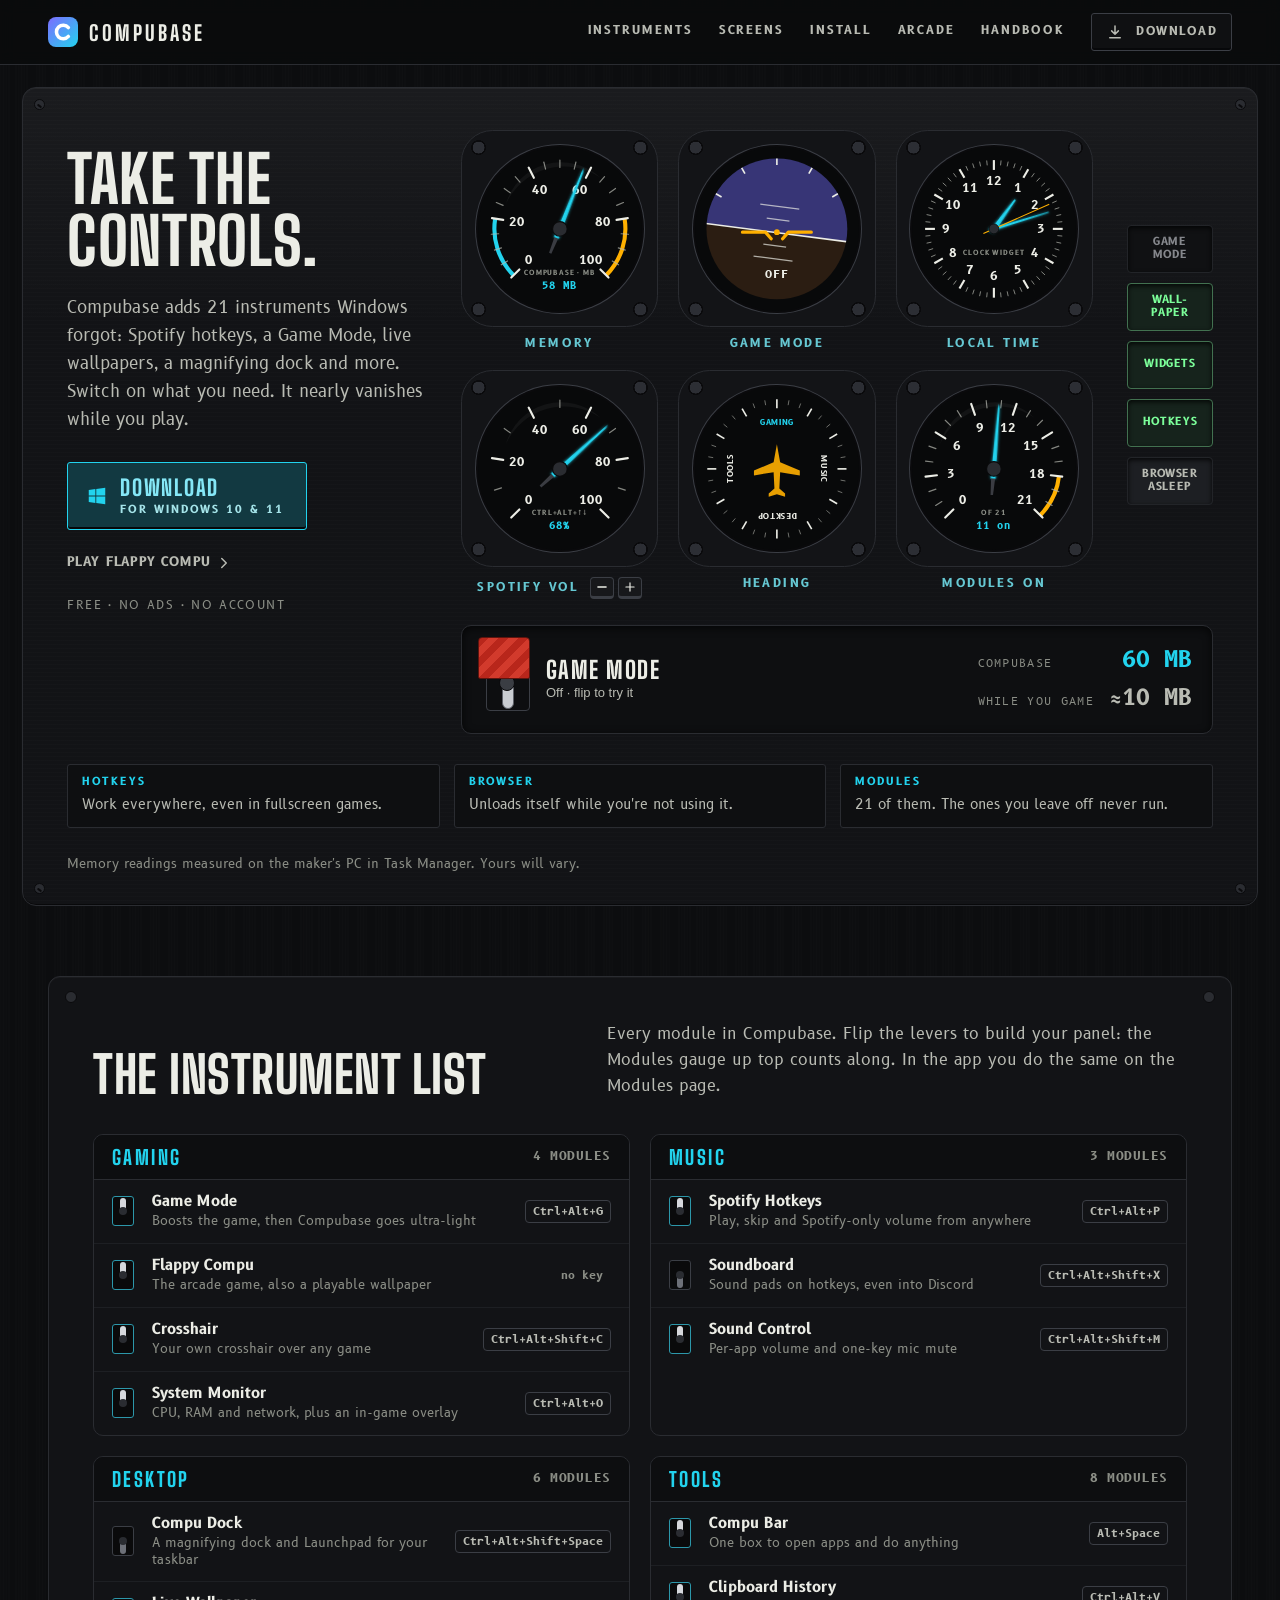
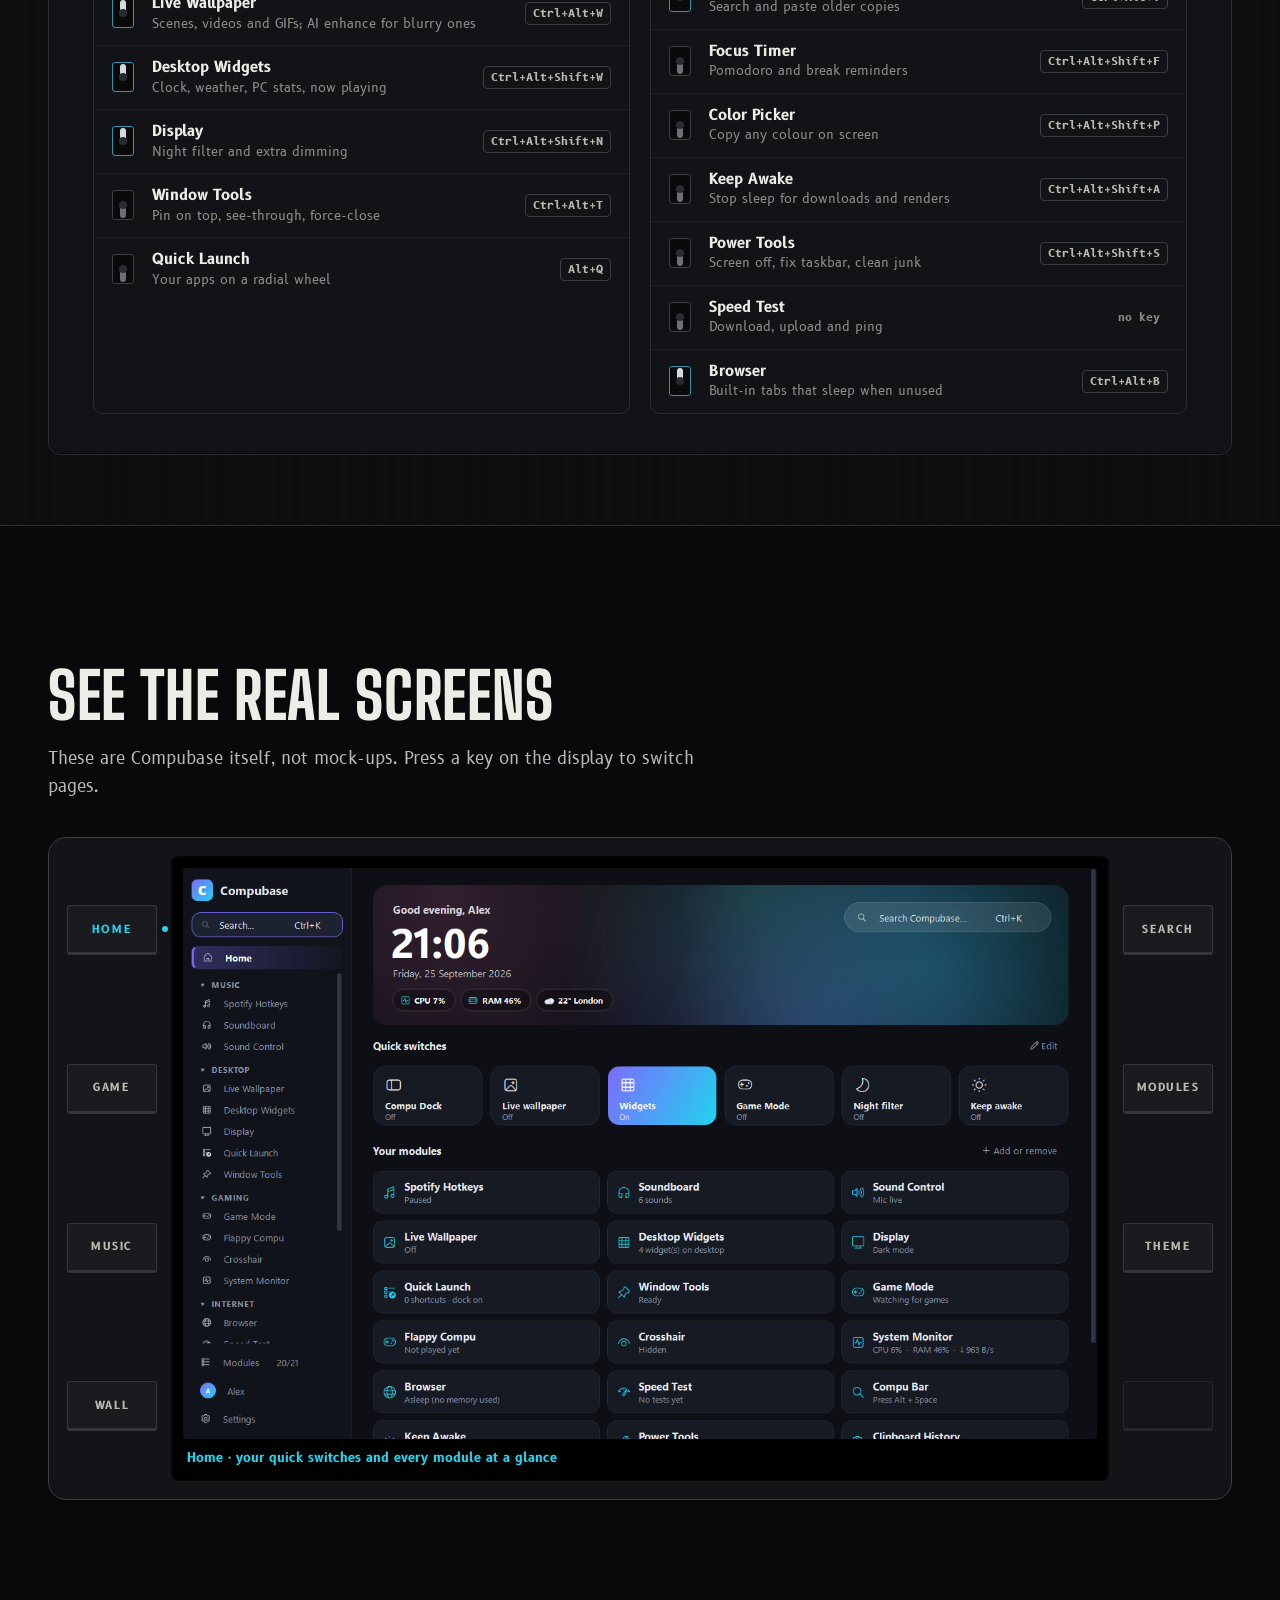
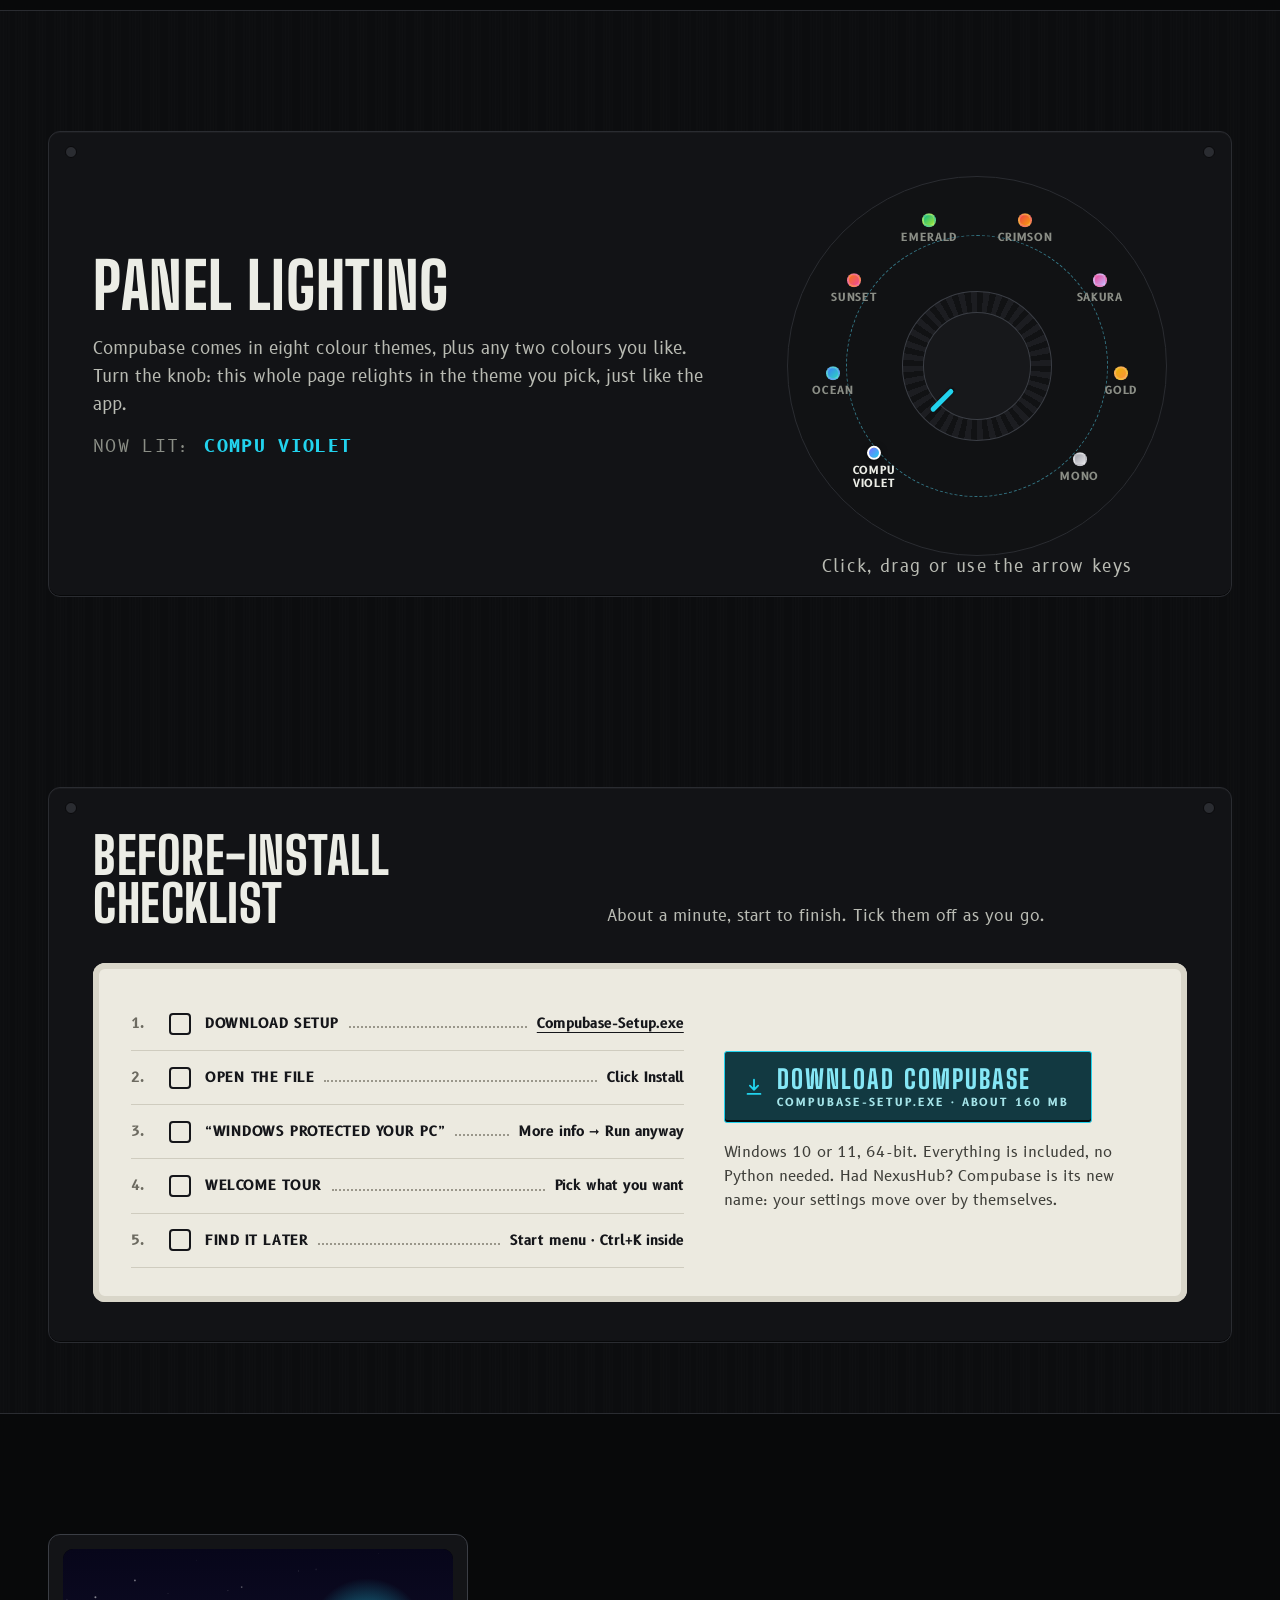
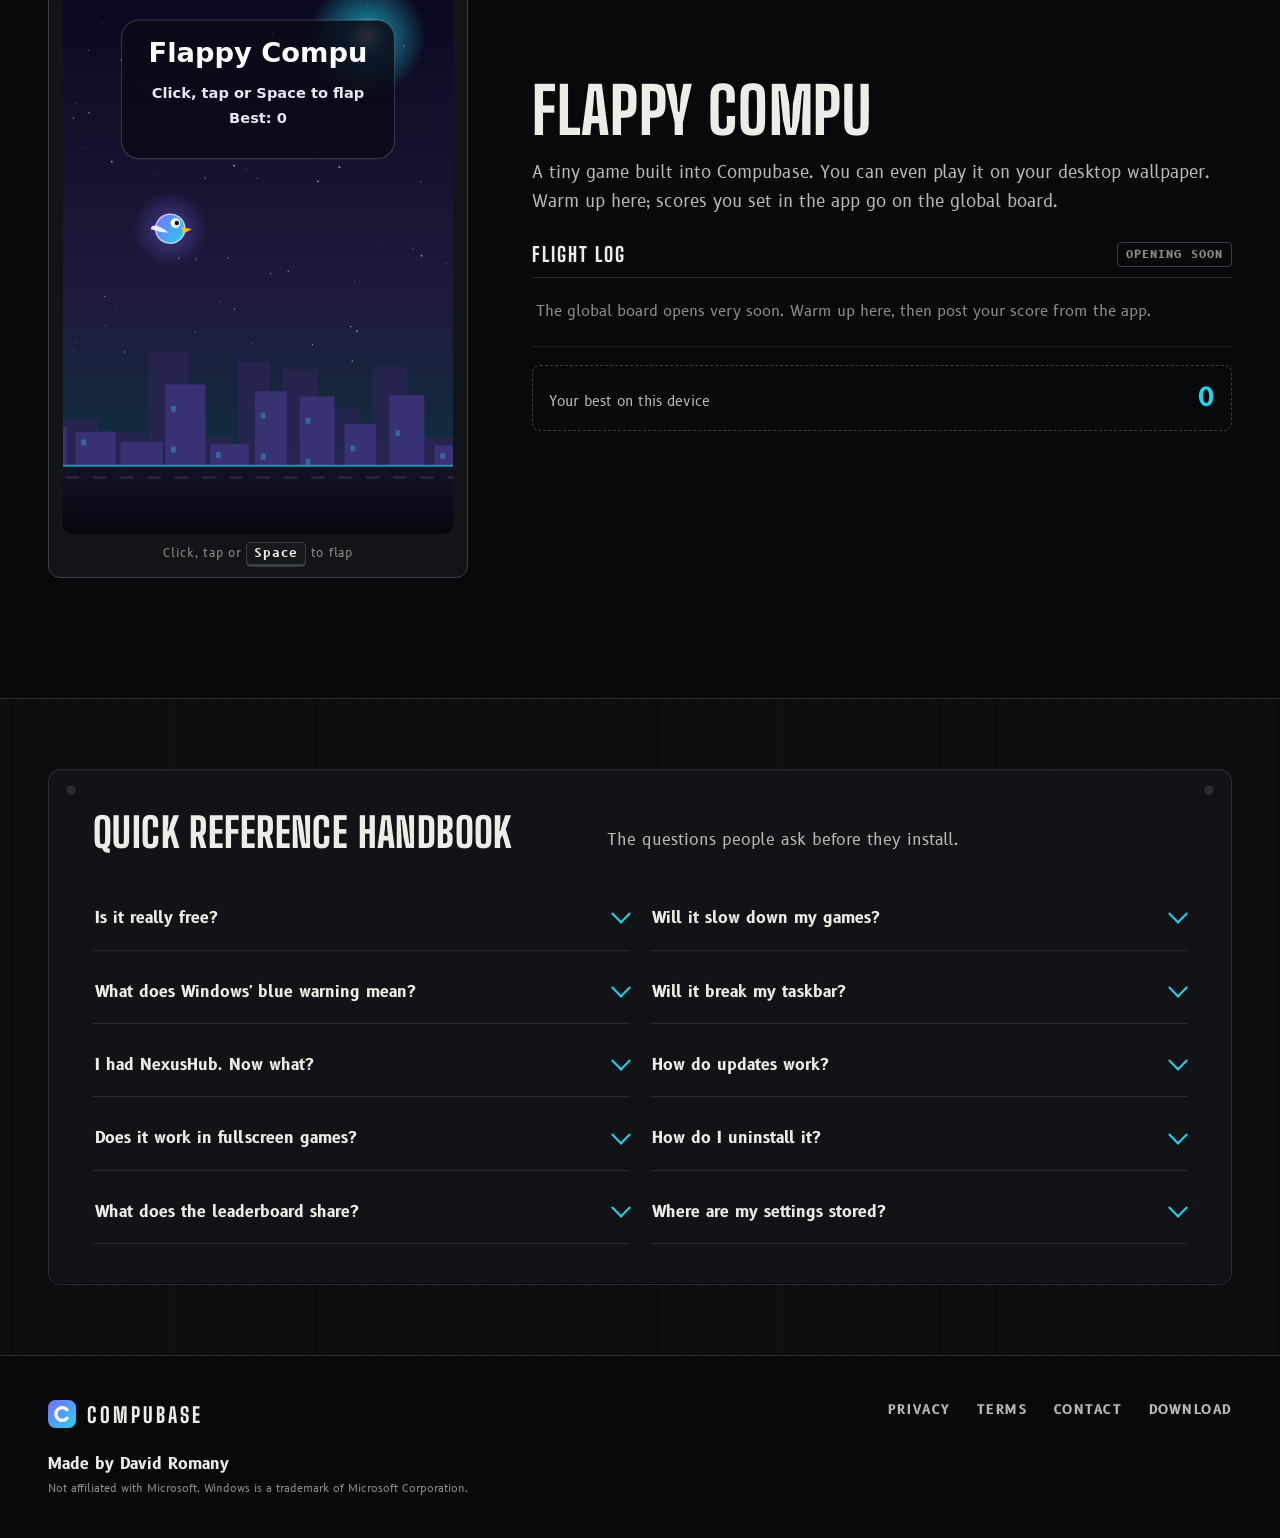
<file: docs/index.html>
<!doctype html>
<html lang="en">
<head>
  <meta charset="utf-8">
  <meta name="viewport" content="width=device-width, initial-scale=1">
  <title>Compubase: take the controls of your PC</title>
  <meta name="description" content="Compubase is a free Windows app with 21 instruments Windows forgot: Spotify hotkeys, a Game Mode that drops to about 10 MB, live wallpapers, a magnifying dock and more.">
  <meta name="theme-color" content="#0b0c0e">
  <meta property="og:title" content="Compubase: take the controls of your PC">
  <meta property="og:description" content="Spotify hotkeys, an ultra-light Game Mode, live wallpapers and 18 more tools for Windows 10 and 11. Free.">
  <meta property="og:image" content="assets/home.png">
  <meta property="og:type" content="website">
  <meta name="twitter:card" content="summary_large_image">
  <link rel="icon" href="assets/logo.svg" type="image/svg+xml">
  <link rel="preconnect" href="https://fonts.googleapis.com">
  <link rel="preconnect" href="https://fonts.gstatic.com" crossorigin>
  <link href="https://fonts.googleapis.com/css2?family=B612:wght@400;700&family=B612+Mono:wght@400;700&family=Big+Shoulders+Display:wght@600;700;800&display=swap" rel="stylesheet">
  <link rel="stylesheet" href="style.css">
</head>
<body>
<svg width="0" height="0" style="position:absolute" aria-hidden="true">
  <defs>
    <symbol id="i-win" viewBox="0 0 24 24"><path fill="currentColor" d="M3 5.4 10.2 4.4v7.1H3zM11.2 4.3 21 3v8.5h-9.8zM3 12.5h7.2v7.1L3 18.6zM11.2 12.5H21V21l-9.8-1.3z"/></symbol>
    <symbol id="i-down" viewBox="0 0 24 24"><path fill="none" stroke="currentColor" stroke-width="2" stroke-linecap="round" stroke-linejoin="round" d="M12 4v11m0 0-4.5-4.5M12 15l4.5-4.5M5 19.5h14"/></symbol>
    <symbol id="i-chev" viewBox="0 0 24 24"><path fill="none" stroke="currentColor" stroke-width="2" stroke-linecap="round" stroke-linejoin="round" d="m9 6 6 6-6 6"/></symbol>
    <symbol id="i-check" viewBox="0 0 24 24"><path fill="none" stroke="currentColor" stroke-width="2.4" stroke-linecap="round" stroke-linejoin="round" d="m5 12.5 4.5 4.5L19 7.5"/></symbol>
    <symbol id="i-minus" viewBox="0 0 24 24"><path fill="none" stroke="currentColor" stroke-width="2.4" stroke-linecap="round" d="M5 12h14"/></symbol>
    <symbol id="i-plus" viewBox="0 0 24 24"><path fill="none" stroke="currentColor" stroke-width="2" stroke-linecap="round" d="M12 5v14M5 12h14"/></symbol>
  </defs>
</svg>

<header class="bar">
  <div class="bar-in">
    <a class="brand" href="#top" aria-label="Compubase home"><img src="assets/logo.svg" alt="" width="30" height="30"><span>Compubase</span></a>
    <nav class="nav" id="nav">
      <a href="#instruments">Instruments</a>
      <a href="#display">Screens</a>
      <a href="#checklist">Install</a>
      <a href="#arcade">Arcade</a>
      <a href="#faq">Handbook</a>
    </nav>
    <a class="placard small" data-download href="#checklist"><svg class="ic"><use href="#i-down"/></svg>Download</a>
    <button class="menu" id="menu" aria-label="Open menu" aria-expanded="false"><span></span><span></span></button>
  </div>
</header>

<main id="top">

  <!-- ============ PANEL (first viewport) ============ -->
  <section class="panel" aria-label="Compubase instrument panel">
    <div class="screw s-tl"></div><div class="screw s-tr"></div><div class="screw s-bl"></div><div class="screw s-br"></div>
    <div class="panel-in">
      <div class="pitch">
        <h1>Take the<br>controls.</h1>
        <p class="lede">Compubase adds 21 instruments Windows forgot: Spotify hotkeys, a Game Mode, live wallpapers,
          a magnifying dock and more. Switch on what you need. It nearly vanishes while you play.</p>
        <div class="actions">
          <a class="placard lit" data-download href="#checklist"><svg class="ic"><use href="#i-win"/></svg><span class="legend"><b>Download</b><small>For Windows 10 &amp; 11</small></span></a>
          <a class="textlink" href="#arcade">Play Flappy Compu<svg class="ic"><use href="#i-chev"/></svg></a>
        </div>
        <p class="fine-print">Free · no ads · no account</p>
      </div>

      <div class="six" id="six">
        <figure class="gauge" data-gauge="memory"><div class="bezel"><svg viewBox="0 0 200 200"></svg></div><figcaption>Memory</figcaption></figure>
        <figure class="gauge" data-gauge="horizon"><div class="bezel"><svg viewBox="0 0 200 200"></svg></div><figcaption>Game Mode</figcaption></figure>
        <figure class="gauge" data-gauge="clock"><div class="bezel"><svg viewBox="0 0 200 200"></svg></div><figcaption>Local time</figcaption></figure>
        <figure class="gauge" data-gauge="volume"><div class="bezel"><svg viewBox="0 0 200 200"></svg></div>
          <figcaption>Spotify vol
            <span class="keys"><button type="button" data-vol="-1" aria-label="Spotify volume down (Ctrl+Alt+Down)"><svg class="ic" style="width:14px;height:14px"><use href="#i-minus"/></svg></button><button type="button" data-vol="1" aria-label="Spotify volume up (Ctrl+Alt+Up)"><svg class="ic" style="width:14px;height:14px"><use href="#i-plus"/></svg></button></span>
          </figcaption></figure>
        <figure class="gauge" data-gauge="heading"><div class="bezel"><svg viewBox="0 0 200 200"></svg></div><figcaption>Heading</figcaption></figure>
        <figure class="gauge" data-gauge="modules"><div class="bezel"><svg viewBox="0 0 200 200"></svg></div><figcaption>Modules on</figcaption></figure>
      </div>

      <aside class="annun" aria-label="Status lamps">
        <span class="lamp" data-lamp="game">Game<br>mode</span>
        <span class="lamp on green" data-lamp="wall">Wall-<br>paper</span>
        <span class="lamp on green" data-lamp="widgets">Widgets</span>
        <span class="lamp on green" data-lamp="hotkeys">Hotkeys</span>
        <span class="lamp on dim" data-lamp="browser">Browser<br>asleep</span>
      </aside>

      <div class="switch-row">
        <button class="guard" id="gm" type="button" role="switch" aria-checked="false">
          <span class="guard-cover" aria-hidden="true"></span>
          <span class="toggle" aria-hidden="true"><span class="lever"></span></span>
          <span class="guard-label"><b>Game Mode</b><span id="gm-state">Off · flip to try it</span></span>
        </button>
        <div class="readout" aria-live="polite"><span class="ro-k">Compubase</span><span class="ro-v" id="ro-mem">60 MB</span><span class="ro-k">while you game</span><span class="ro-v dim" id="ro-game">≈10 MB</span></div>
      </div>

      <ul class="facts">
        <li><b>Hotkeys</b>Work everywhere, even in fullscreen games.</li>
        <li><b>Browser</b>Unloads itself while you're not using it.</li>
        <li><b>Modules</b>21 of them. The ones you leave off never run.</li>
      </ul>
      <p class="measure-note">Memory readings measured on the maker's PC in Task Manager. Yours will vary.</p>
    </div>
  </section>

  <!-- ============ INSTRUMENT LIST ============ -->
  <section class="sec tight" id="instruments">
    <div class="wrap">
      <div class="region">
        <header class="split-head">
          <h2>The instrument list</h2>
          <p>Every module in Compubase. Flip the levers to build your panel: the Modules gauge up top counts along.
            In the app you do the same on the Modules page.</p>
        </header>
        <div class="breakers" id="breakers"></div>
      </div>
    </div>
  </section>

  <!-- ============ MFD SCREENSHOTS ============ -->
  <section class="sec dark loose" id="display">
    <div class="wrap mfd-wrap">
      <header class="sec-head">
        <h2>See the real screens</h2>
        <p>These are Compubase itself, not mock-ups. Press a key on the display to switch pages.</p>
      </header>
      <div class="mfd">
        <div class="softkeys left">
          <button type="button" class="sk on" data-shot="home">Home</button>
          <button type="button" class="sk" data-shot="gamemode">Game</button>
          <button type="button" class="sk" data-shot="spotify">Music</button>
          <button type="button" class="sk" data-shot="wallpaper">Wall</button>
        </div>
        <div class="mfd-screen">
          <img id="mfd-img" src="assets/home.png" width="1280" height="800" alt="Compubase Home: clock, quick switches and your modules">
          <p class="mfd-cap" id="mfd-cap">Home · your quick switches and every module at a glance</p>
        </div>
        <div class="softkeys right">
          <button type="button" class="sk" data-shot="search">Search</button>
          <button type="button" class="sk" data-shot="modules">Modules</button>
          <button type="button" class="sk" data-shot="settings">Theme</button>
          <span class="sk blank" aria-hidden="true"></span>
        </div>
      </div>
    </div>
  </section>

  <!-- ============ LIGHTING (theme picker) ============ -->
  <section class="sec" id="lighting">
    <div class="wrap">
     <div class="region lighting">
      <div>
        <h2>Panel lighting</h2>
        <p>Compubase comes in eight colour themes, plus any two colours you like. Turn the knob: this whole page
          relights in the theme you pick, just like the app.</p>
        <p class="theme-name">Now lit: <b id="theme-name">Compu Violet</b></p>
      </div>
      <div class="knob-plate">
        <ol class="detents" id="detents" aria-hidden="true"></ol>
        <button class="knob" id="knob" type="button" role="slider" aria-label="Panel lighting theme" aria-valuemin="0" aria-valuemax="7" aria-valuenow="0" aria-valuetext="Compu Violet"><span class="knob-mark"></span></button>
        <p class="knob-hint">Click, drag or use the arrow keys</p>
      </div>
     </div>
    </div>
  </section>

  <!-- ============ CHECKLIST ============ -->
  <section class="sec tight" id="checklist">
    <div class="wrap check-wrap">
     <div class="region">
      <header class="split-head">
        <h2>Before-install checklist</h2>
        <p>About a minute, start to finish. Tick them off as you go.</p>
      </header>
      <div class="checkcard">
        <ol class="checklist">
          <li><label><input type="checkbox"><span class="box"><svg class="ic"><use href="#i-check"/></svg></span><span class="item">Download setup</span><span class="lead"></span><span class="act"><a data-download href="#">Compubase-Setup.exe</a></span></label></li>
          <li><label><input type="checkbox"><span class="box"><svg class="ic"><use href="#i-check"/></svg></span><span class="item">Open the file</span><span class="lead"></span><span class="act">Click Install</span></label></li>
          <li><label><input type="checkbox"><span class="box"><svg class="ic"><use href="#i-check"/></svg></span><span class="item">“Windows protected your PC”</span><span class="lead"></span><span class="act">More info → Run anyway</span></label></li>
          <li><label><input type="checkbox"><span class="box"><svg class="ic"><use href="#i-check"/></svg></span><span class="item">Welcome tour</span><span class="lead"></span><span class="act">Pick what you want</span></label></li>
          <li><label><input type="checkbox"><span class="box"><svg class="ic"><use href="#i-check"/></svg></span><span class="item">Find it later</span><span class="lead"></span><span class="act">Start menu · Ctrl+K inside</span></label></li>
        </ol>
        <div class="check-foot">
          <a class="placard lit big" data-download href="#"><svg class="ic"><use href="#i-down"/></svg><span class="legend"><b>Download Compubase</b><small>Compubase-Setup.exe · about 160 MB</small></span></a>
          <p>Windows 10 or 11, 64-bit. Everything is included, no Python needed.
            Had NexusHub? Compubase is its new name: your settings move over by themselves.</p>
          <p id="thanks" class="thanks" hidden>Downloading. Open <b>Compubase-Setup.exe</b> when it finishes.</p>
        </div>
      </div>
     </div>
    </div>
  </section>

  <!-- ============ ARCADE ============ -->
  <section class="sec dark" id="arcade">
    <div class="wrap arcade">
      <div class="nav-display">
        <canvas id="flappy" tabindex="0" aria-label="Flappy Compu. Click, tap or press Space to flap."></canvas>
        <p class="nd-foot">Click, tap or <kbd>Space</kbd> to flap</p>
      </div>
      <div class="log">
        <h2>Flappy Compu</h2>
        <p>A tiny game built into Compubase. You can even play it on your desktop wallpaper. Warm up here; scores
          you set in the app go on the global board.</p>
        <div class="log-head"><span>Flight log</span><span id="board-state" class="state">Loading</span></div>
        <ol id="board"></ol>
        <div class="best"><span>Your best on this device</span><b id="web-best">0</b></div>
      </div>
    </div>
  </section>

  <!-- ============ HANDBOOK (FAQ) ============ -->
  <section class="sec tight" id="faq">
    <div class="wrap">
     <div class="region">
      <header class="split-head qrh-head"><h2>Quick reference handbook</h2><p>The questions people ask before they install.</p></header>
      <div class="qrh">
        <details><summary>Is it really free?</summary><p>Yes. No ads, no in-app purchases, no “pro” version.</p></details>
        <details><summary>Will it slow down my games?</summary><p>No. Game Mode boosts your game and Compubase itself goes ultra-light while you play: wallpaper, widgets and animations pause and it hands its memory back to Windows. Hotkeys keep working.</p></details>
        <details><summary>What does Windows' blue warning mean?</summary><p>“Windows protected your PC” appears for new apps that few people have downloaded yet. Click <b>More info</b>, then <b>Run anyway</b>.</p></details>
        <details><summary>Will it break my taskbar?</summary><p>No. The Compu Dock only hides the Windows taskbar. Switching the dock off, quitting, uninstalling, or even a crash brings the normal taskbar straight back.</p></details>
        <details><summary>I had NexusHub. Now what?</summary><p>NexusHub is now Compubase. Your copy offers the update itself (or install from this page); settings, profiles and scores move over and the old version is removed.</p></details>
        <details><summary>How do updates work?</summary><p>Compubase checks once a day and shows <b>Update now</b> on Home. It updates and restarts in about a minute, keeping your settings.</p></details>
        <details><summary>Does it work in fullscreen games?</summary><p>Hotkeys do. The crosshair and stats overlay work in borderless and windowed modes. Check your game's rules before using overlays in ranked matches.</p></details>
        <details><summary>How do I uninstall it?</summary><p>Windows <b>Settings → Apps → Installed apps → Compubase → Uninstall</b>. You can choose to delete your settings too.</p></details>
        <details><summary>What does the leaderboard share?</summary><p>Only the nickname you choose and your best score, and you can switch it off. Games on this website stay on your device.</p></details>
        <details><summary>Where are my settings stored?</summary><p>On your PC, in your user folder. Signing in with Google is optional and only backs up your profiles to a private folder in your own Drive.</p></details>
      </div>
     </div>
    </div>
  </section>
</main>

<footer class="foot">
  <div class="wrap foot-in">
    <div>
      <a class="brand" href="#top"><img src="assets/logo.svg" alt="" width="28" height="28"><span>Compubase</span></a>
      <p class="credit">Made by David Romany</p>
      <p class="tiny">Not affiliated with Microsoft. Windows is a trademark of Microsoft Corporation.</p>
    </div>
    <nav class="foot-nav">
      <a href="privacy.html">Privacy</a>
      <a href="terms.html">Terms</a>
      <a href="mailto:dovajova36@gmail.com">Contact</a>
      <a data-download href="#checklist">Download</a>
    </nav>
  </div>
</footer>

<script src="js/config.js"></script>
<script src="js/flappy.js"></script>
<script src="js/site.js"></script>
</body>
</html>
</file>
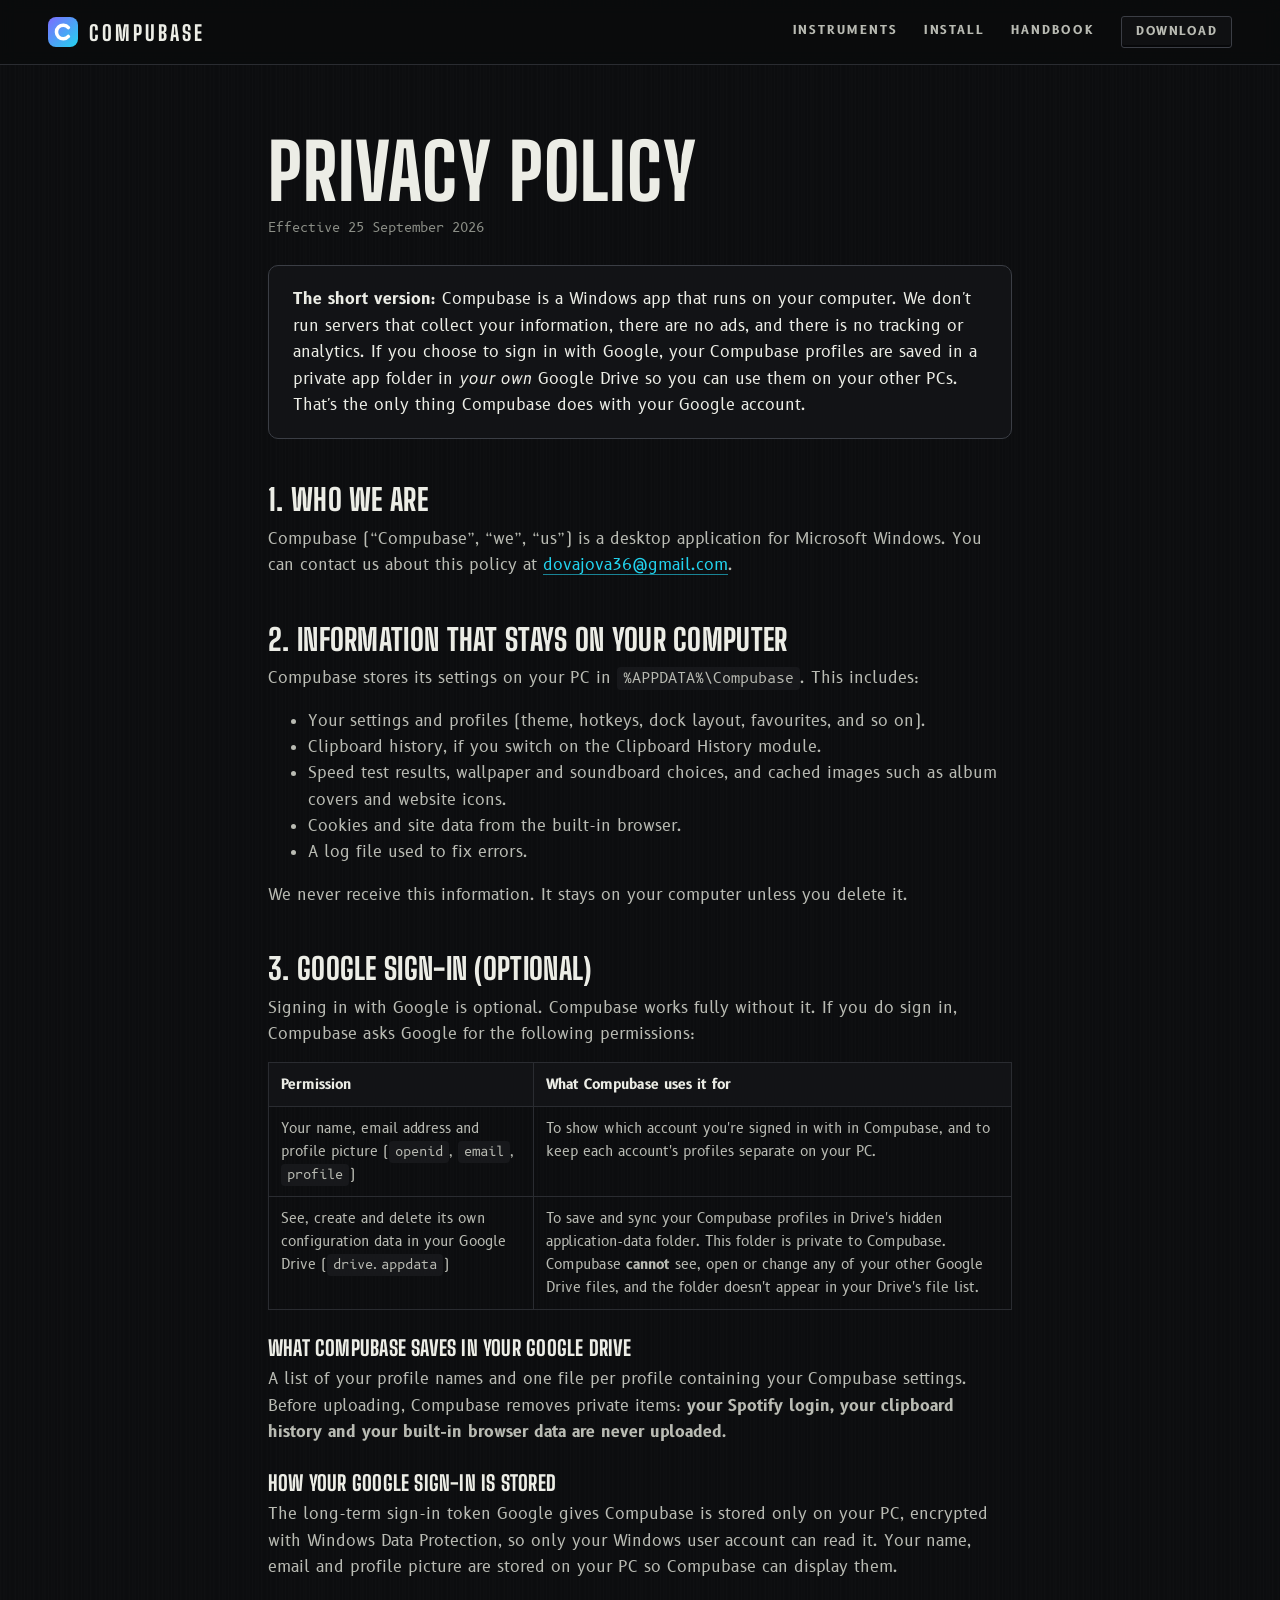
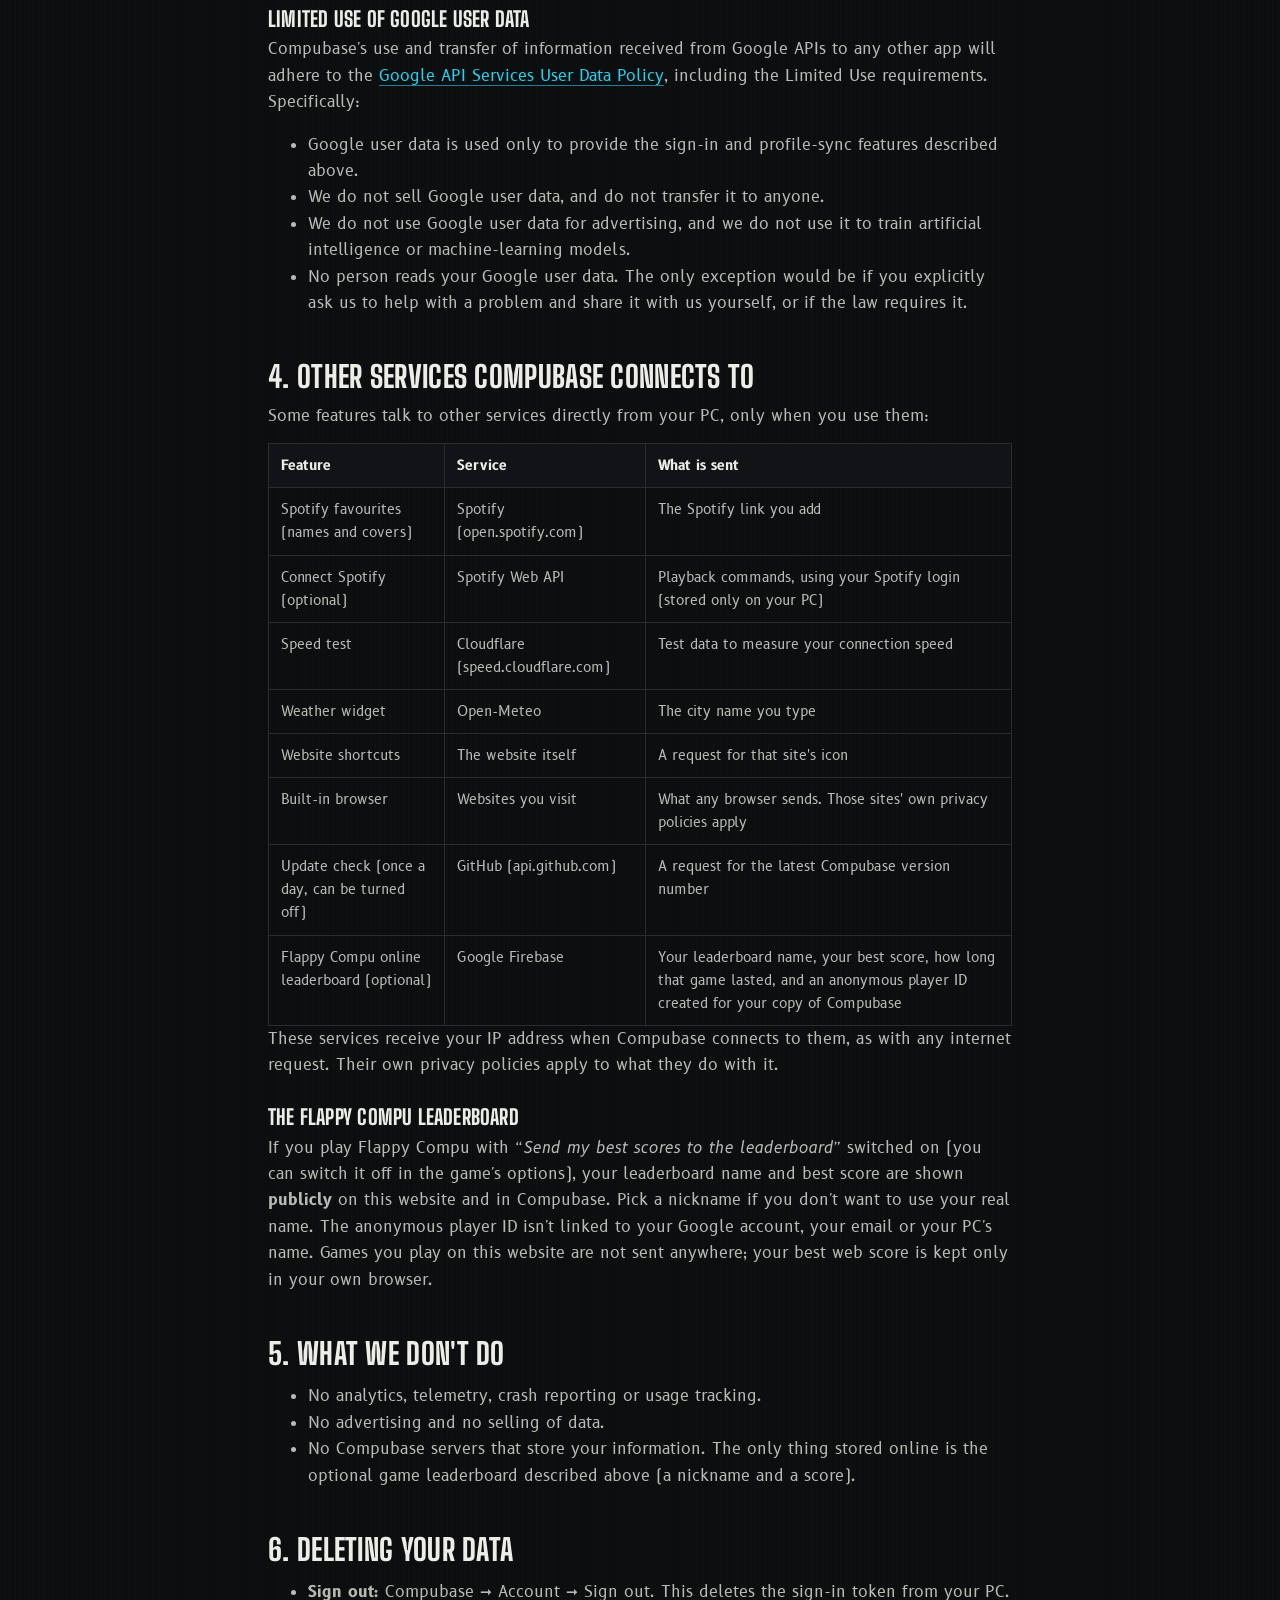
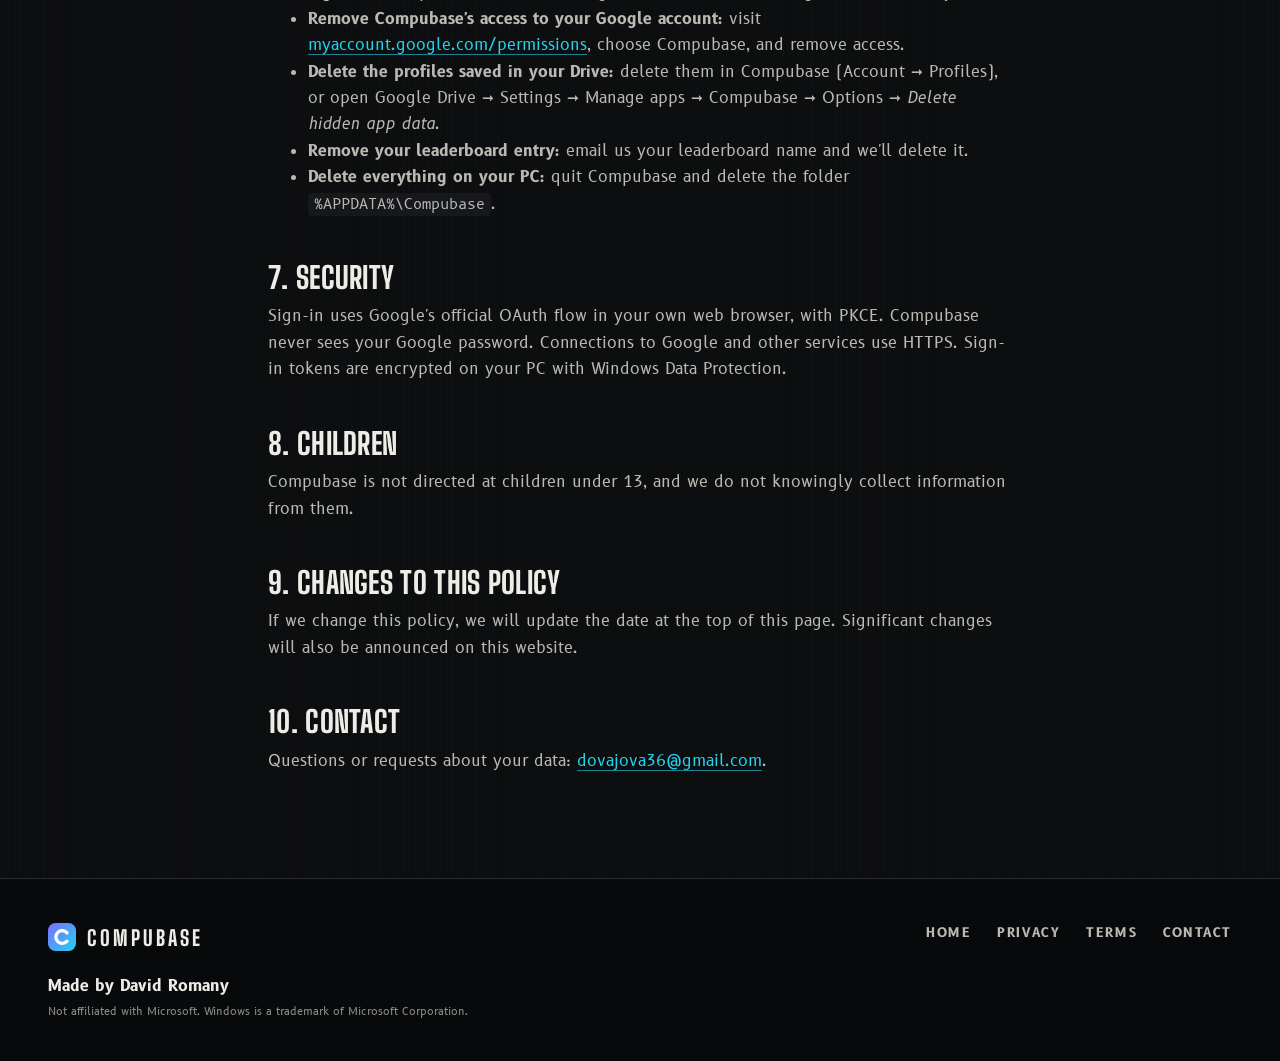
<file: docs/privacy.html>
<!doctype html>
<html lang="en">
<head>
  <meta charset="utf-8">
  <meta name="viewport" content="width=device-width, initial-scale=1">
  <title>Privacy Policy · Compubase</title>
  <meta name="description" content="How Compubase handles your data: what stays on your PC, what goes to your own Google Drive, and how to delete it.">
  <meta name="theme-color" content="#0b0c0e">
  <link rel="icon" href="assets/logo.svg" type="image/svg+xml">
  <link href="https://fonts.googleapis.com/css2?family=B612:wght@400;700&family=B612+Mono:wght@400;700&family=Big+Shoulders+Display:wght@600;700;800&display=swap" rel="stylesheet">
  <link rel="stylesheet" href="style.css">
</head>
<body>

<header class="bar">
  <div class="bar-in">
    <a class="brand" href="index.html" aria-label="Compubase home"><img src="assets/logo.svg" alt="" width="30" height="30"><span>Compubase</span></a>
    <nav class="nav" id="nav">
      <a href="index.html#instruments">Instruments</a>
      <a href="index.html#checklist">Install</a>
      <a href="index.html#faq">Handbook</a>
    </nav>
    <a class="placard small" href="index.html#checklist">Download</a>
  </div>
</header>

<main class="legal">
  <h1>Privacy Policy</h1>
  <p class="updated">Effective 25 September 2026</p>

  <div class="summary">
    <p><strong>The short version:</strong> Compubase is a Windows app that runs on your computer. We don't run servers
      that collect your information, there are no ads, and there is no tracking or analytics. If you choose to sign in
      with Google, your Compubase profiles are saved in a private app folder in <em>your own</em> Google Drive so you
      can use them on your other PCs. That's the only thing Compubase does with your Google account.</p>
  </div>

  <h2>1. Who we are</h2>
  <p>Compubase (“Compubase”, “we”, “us”) is a desktop application for Microsoft Windows. You can contact us about
    this policy at <a href="mailto:dovajova36@gmail.com">dovajova36@gmail.com</a>.</p>

  <h2>2. Information that stays on your computer</h2>
  <p>Compubase stores its settings on your PC in <code>%APPDATA%\Compubase</code>. This includes:</p>
  <ul>
    <li>Your settings and profiles (theme, hotkeys, dock layout, favourites, and so on).</li>
    <li>Clipboard history, if you switch on the Clipboard History module.</li>
    <li>Speed test results, wallpaper and soundboard choices, and cached images such as album covers and website icons.</li>
    <li>Cookies and site data from the built-in browser.</li>
    <li>A log file used to fix errors.</li>
  </ul>
  <p>We never receive this information. It stays on your computer unless you delete it.</p>

  <h2>3. Google sign-in (optional)</h2>
  <p>Signing in with Google is optional. Compubase works fully without it. If you do sign in, Compubase asks Google
    for the following permissions:</p>
  <div class="table-scroll">
  <table>
    <tr><th>Permission</th><th>What Compubase uses it for</th></tr>
    <tr><td>Your name, email address and profile picture (<code>openid</code>, <code>email</code>, <code>profile</code>)</td>
        <td>To show which account you're signed in with in Compubase, and to keep each account's profiles separate on your PC.</td></tr>
    <tr><td>See, create and delete its own configuration data in your Google Drive (<code>drive.appdata</code>)</td>
        <td>To save and sync your Compubase profiles in Drive's hidden application-data folder. This folder is private to
          Compubase. Compubase <strong>cannot</strong> see, open or change any of your other Google Drive files, and the
          folder doesn't appear in your Drive's file list.</td></tr>
  </table>
  </div>
  <h3>What Compubase saves in your Google Drive</h3>
  <p>A list of your profile names and one file per profile containing your Compubase settings. Before uploading,
    Compubase removes private items: <strong>your Spotify login, your clipboard history and your built-in browser data
    are never uploaded.</strong></p>
  <h3>How your Google sign-in is stored</h3>
  <p>The long-term sign-in token Google gives Compubase is stored only on your PC, encrypted with Windows Data
    Protection, so only your Windows user account can read it. Your name, email and profile picture are stored on your
    PC so Compubase can display them.</p>
  <h3>Limited use of Google user data</h3>
  <p>Compubase's use and transfer of information received from Google APIs to any other app will adhere to the
    <a href="https://developers.google.com/terms/api-services-user-data-policy" rel="noopener">Google API Services
    User Data Policy</a>, including the Limited Use requirements. Specifically:</p>
  <ul>
    <li>Google user data is used only to provide the sign-in and profile-sync features described above.</li>
    <li>We do not sell Google user data, and do not transfer it to anyone.</li>
    <li>We do not use Google user data for advertising, and we do not use it to train artificial intelligence or machine-learning models.</li>
    <li>No person reads your Google user data. The only exception would be if you explicitly ask us to help with a problem and share it with us yourself, or if the law requires it.</li>
  </ul>

  <h2>4. Other services Compubase connects to</h2>
  <p>Some features talk to other services directly from your PC, only when you use them:</p>
  <div class="table-scroll">
  <table>
    <tr><th>Feature</th><th>Service</th><th>What is sent</th></tr>
    <tr><td>Spotify favourites (names and covers)</td><td>Spotify (open.spotify.com)</td><td>The Spotify link you add</td></tr>
    <tr><td>Connect Spotify (optional)</td><td>Spotify Web API</td><td>Playback commands, using your Spotify login (stored only on your PC)</td></tr>
    <tr><td>Speed test</td><td>Cloudflare (speed.cloudflare.com)</td><td>Test data to measure your connection speed</td></tr>
    <tr><td>Weather widget</td><td>Open-Meteo</td><td>The city name you type</td></tr>
    <tr><td>Website shortcuts</td><td>The website itself</td><td>A request for that site's icon</td></tr>
    <tr><td>Built-in browser</td><td>Websites you visit</td><td>What any browser sends. Those sites' own privacy policies apply</td></tr>
    <tr><td>Update check (once a day, can be turned off)</td><td>GitHub (api.github.com)</td><td>A request for the latest Compubase version number</td></tr>
    <tr><td>Flappy Compu online leaderboard (optional)</td><td>Google Firebase</td><td>Your leaderboard name, your best score, how long that game lasted, and an anonymous player ID created for your copy of Compubase</td></tr>
  </table>
  </div>
  <p>These services receive your IP address when Compubase connects to them, as with any internet request. Their own
    privacy policies apply to what they do with it.</p>
  <h3>The Flappy Compu leaderboard</h3>
  <p>If you play Flappy Compu with <em>“Send my best scores to the leaderboard”</em> switched on (you can switch it off in
    the game's options), your leaderboard name and best score are shown <strong>publicly</strong> on this website and in
    Compubase. Pick a nickname if you don't want to use your real name. The anonymous player ID isn't linked to your
    Google account, your email or your PC's name. Games you play on this website are not sent anywhere; your best web
    score is kept only in your own browser.</p>

  <h2>5. What we don't do</h2>
  <ul>
    <li>No analytics, telemetry, crash reporting or usage tracking.</li>
    <li>No advertising and no selling of data.</li>
    <li>No Compubase servers that store your information. The only thing stored online is the optional game
      leaderboard described above (a nickname and a score).</li>
  </ul>

  <h2>6. Deleting your data</h2>
  <ul>
    <li><strong>Sign out:</strong> Compubase → Account → Sign out. This deletes the sign-in token from your PC.</li>
    <li><strong>Remove Compubase's access to your Google account:</strong> visit
      <a href="https://myaccount.google.com/permissions" rel="noopener">myaccount.google.com/permissions</a>, choose Compubase, and remove access.</li>
    <li><strong>Delete the profiles saved in your Drive:</strong> delete them in Compubase (Account → Profiles), or open
      Google Drive → Settings → Manage apps → Compubase → Options → <em>Delete hidden app data</em>.</li>
    <li><strong>Remove your leaderboard entry:</strong> email us your leaderboard name and we'll delete it.</li>
    <li><strong>Delete everything on your PC:</strong> quit Compubase and delete the folder <code>%APPDATA%\Compubase</code>.</li>
  </ul>

  <h2>7. Security</h2>
  <p>Sign-in uses Google's official OAuth flow in your own web browser, with PKCE. Compubase never sees your Google
    password. Connections to Google and other services use HTTPS. Sign-in tokens are encrypted on your PC with Windows
    Data Protection.</p>

  <h2>8. Children</h2>
  <p>Compubase is not directed at children under 13, and we do not knowingly collect information from them.</p>

  <h2>9. Changes to this policy</h2>
  <p>If we change this policy, we will update the date at the top of this page. Significant changes will also be
    announced on this website.</p>

  <h2>10. Contact</h2>
  <p>Questions or requests about your data: <a href="mailto:dovajova36@gmail.com">dovajova36@gmail.com</a>.</p>
</main>

<footer class="foot">
  <div class="wrap foot-in">
    <div>
      <a class="brand" href="index.html"><img src="assets/logo.svg" alt="" width="28" height="28"><span>Compubase</span></a>
      <p class="credit">Made by David Romany</p>
      <p class="tiny">Not affiliated with Microsoft. Windows is a trademark of Microsoft Corporation.</p>
    </div>
    <nav class="foot-nav">
      <a href="index.html">Home</a>
      <a href="privacy.html">Privacy</a>
      <a href="terms.html">Terms</a>
      <a href="mailto:dovajova36@gmail.com">Contact</a>
    </nav>
  </div>
</footer>
</body>
</html>
</file>
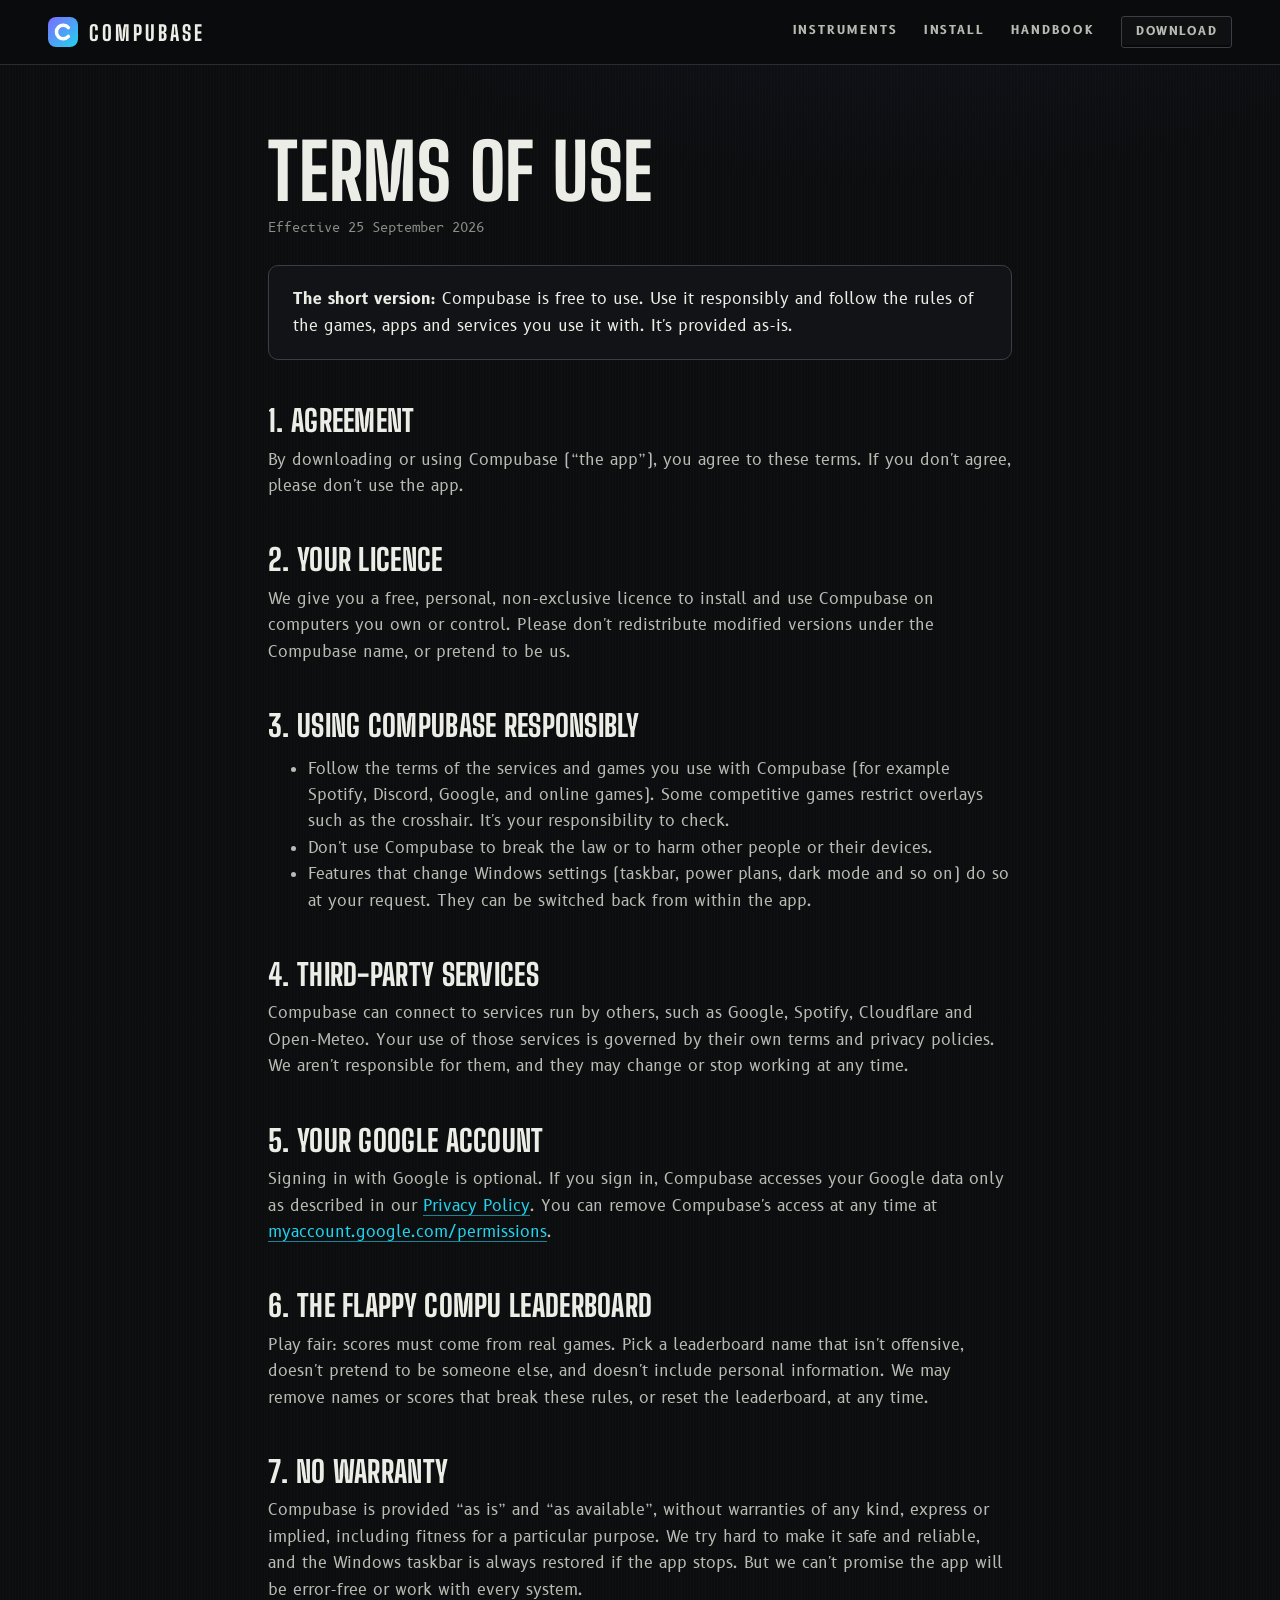
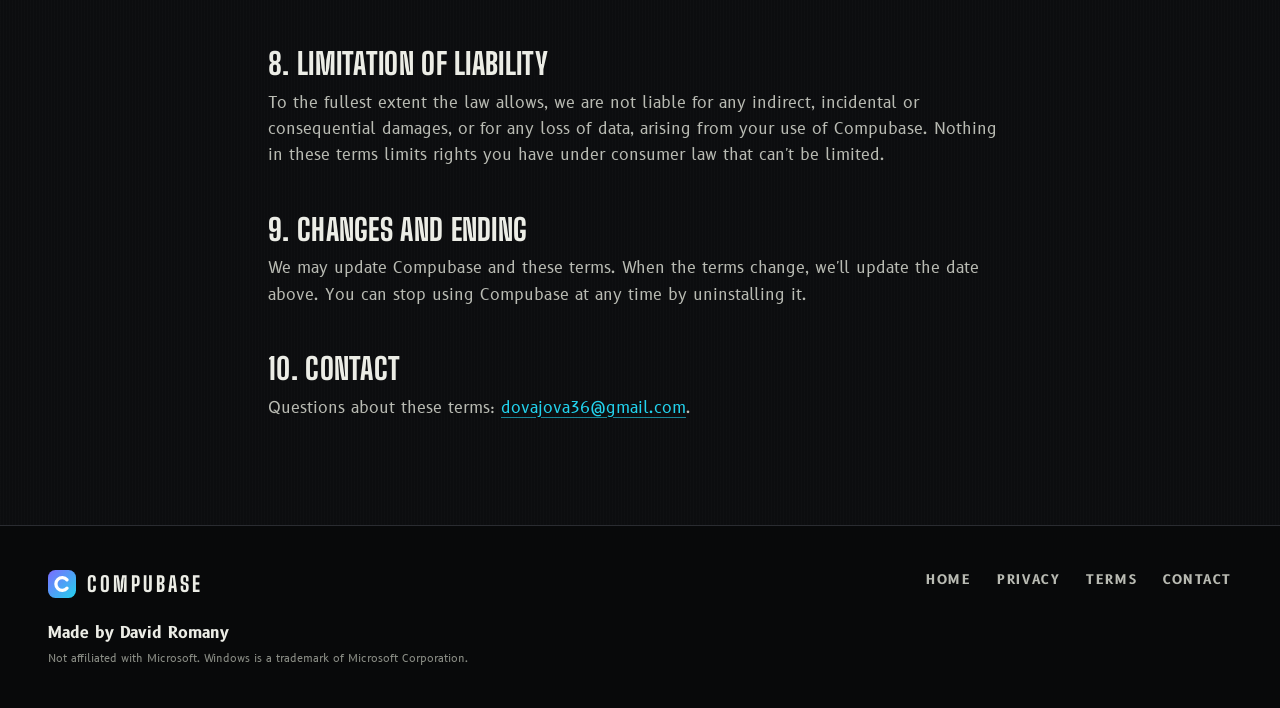
<file: docs/terms.html>
<!doctype html>
<html lang="en">
<head>
  <meta charset="utf-8">
  <meta name="viewport" content="width=device-width, initial-scale=1">
  <title>Terms of Use · Compubase</title>
  <meta name="description" content="The terms for using Compubase, a free Windows app.">
  <meta name="theme-color" content="#0b0c0e">
  <link rel="icon" href="assets/logo.svg" type="image/svg+xml">
  <link href="https://fonts.googleapis.com/css2?family=B612:wght@400;700&family=B612+Mono:wght@400;700&family=Big+Shoulders+Display:wght@600;700;800&display=swap" rel="stylesheet">
  <link rel="stylesheet" href="style.css">
</head>
<body>

<header class="bar">
  <div class="bar-in">
    <a class="brand" href="index.html" aria-label="Compubase home"><img src="assets/logo.svg" alt="" width="30" height="30"><span>Compubase</span></a>
    <nav class="nav" id="nav">
      <a href="index.html#instruments">Instruments</a>
      <a href="index.html#checklist">Install</a>
      <a href="index.html#faq">Handbook</a>
    </nav>
    <a class="placard small" href="index.html#checklist">Download</a>
  </div>
</header>

<main class="legal">
  <h1>Terms of Use</h1>
  <p class="updated">Effective 25 September 2026</p>

  <div class="summary">
    <p><strong>The short version:</strong> Compubase is free to use. Use it responsibly and follow the rules of the games,
      apps and services you use it with. It's provided as-is.</p>
  </div>

  <h2>1. Agreement</h2>
  <p>By downloading or using Compubase (“the app”), you agree to these terms. If you don't agree, please don't use the app.</p>

  <h2>2. Your licence</h2>
  <p>We give you a free, personal, non-exclusive licence to install and use Compubase on computers you own or control.
    Please don't redistribute modified versions under the Compubase name, or pretend to be us.</p>

  <h2>3. Using Compubase responsibly</h2>
  <ul>
    <li>Follow the terms of the services and games you use with Compubase (for example Spotify, Discord, Google, and online games). Some competitive games restrict overlays such as the crosshair. It's your responsibility to check.</li>
    <li>Don't use Compubase to break the law or to harm other people or their devices.</li>
    <li>Features that change Windows settings (taskbar, power plans, dark mode and so on) do so at your request. They can be switched back from within the app.</li>
  </ul>

  <h2>4. Third-party services</h2>
  <p>Compubase can connect to services run by others, such as Google, Spotify, Cloudflare and Open-Meteo. Your use of those
    services is governed by their own terms and privacy policies. We aren't responsible for them, and they may change
    or stop working at any time.</p>

  <h2>5. Your Google account</h2>
  <p>Signing in with Google is optional. If you sign in, Compubase accesses your Google data only as described in our
    <a href="privacy.html">Privacy Policy</a>. You can remove Compubase's access at any time at
    <a href="https://myaccount.google.com/permissions" rel="noopener">myaccount.google.com/permissions</a>.</p>

  <h2>6. The Flappy Compu leaderboard</h2>
  <p>Play fair: scores must come from real games. Pick a leaderboard name that isn't offensive, doesn't pretend to be
    someone else, and doesn't include personal information. We may remove names or scores that break these rules, or
    reset the leaderboard, at any time.</p>

  <h2>7. No warranty</h2>
  <p>Compubase is provided “as is” and “as available”, without warranties of any kind, express or implied, including
    fitness for a particular purpose. We try hard to make it safe and reliable, and the Windows taskbar is always
    restored if the app stops. But we can't promise the app will be error-free or work with every system.</p>

  <h2>8. Limitation of liability</h2>
  <p>To the fullest extent the law allows, we are not liable for any indirect, incidental or consequential damages, or
    for any loss of data, arising from your use of Compubase. Nothing in these terms limits rights you have under
    consumer law that can't be limited.</p>

  <h2>9. Changes and ending</h2>
  <p>We may update Compubase and these terms. When the terms change, we'll update the date above. You can stop using
    Compubase at any time by uninstalling it.</p>

  <h2>10. Contact</h2>
  <p>Questions about these terms: <a href="mailto:dovajova36@gmail.com">dovajova36@gmail.com</a>.</p>
</main>

<footer class="foot">
  <div class="wrap foot-in">
    <div>
      <a class="brand" href="index.html"><img src="assets/logo.svg" alt="" width="28" height="28"><span>Compubase</span></a>
      <p class="credit">Made by David Romany</p>
      <p class="tiny">Not affiliated with Microsoft. Windows is a trademark of Microsoft Corporation.</p>
    </div>
    <nav class="foot-nav">
      <a href="index.html">Home</a>
      <a href="privacy.html">Privacy</a>
      <a href="terms.html">Terms</a>
      <a href="mailto:dovajova36@gmail.com">Contact</a>
    </nav>
  </div>
</footer>
</body>
</html>
</file>
<file: docs/style.css>
/* Compubase: a night instrument panel. Matte black anodised metal, machined bezels, luminous markings. */
:root {
  --panel: #0c0d0f;
  --panel-2: #121316;
  --plate: #17181b;
  --edge: #2a2c31;
  --edge-hi: #3b3e45;
  --ink: #ecede6;
  --ink-2: #b9bbb3;
  --muted: #8b8e86;
  --accent: #7c6cff;           /* theme colour 1 (set by the Panel lighting knob) */
  --accent-2: #22d3ee;         /* theme colour 2: the luminous markings */
  --amber: #ffb000;
  --red: #ff4d3d;
  --green: #7cff9a;
  --display: "Big Shoulders Display", "Bahnschrift", sans-serif;
  --text: "B612", "Segoe UI", sans-serif;
  --mono: "B612 Mono", "Consolas", monospace;
  --wrap: 1240px;
  --ease: cubic-bezier(.16, 1, .3, 1);
}
* { box-sizing: border-box; }
html { scroll-behavior: smooth; scroll-padding-top: 84px; background: var(--panel); }
body {
  margin: 0; color: var(--ink); font: 400 16px/1.65 var(--text); overflow-x: hidden;
  background:
    repeating-linear-gradient(90deg, rgba(255,255,255,.012) 0 1px, transparent 1px 3px),
    radial-gradient(1200px 700px at 70% -10%, color-mix(in srgb, var(--accent) 9%, transparent), transparent 60%),
    var(--panel);
  -webkit-font-smoothing: antialiased;
}
::selection { background: color-mix(in srgb, var(--accent-2) 35%, transparent); color: #fff; }
* { caret-color: var(--accent-2); scrollbar-color: var(--edge-hi) var(--panel); }
::-webkit-scrollbar { width: 12px; }
::-webkit-scrollbar-track { background: var(--panel); }
::-webkit-scrollbar-thumb { background: var(--edge); border: 3px solid var(--panel); border-radius: 6px; }
::-webkit-scrollbar-thumb:hover { background: var(--edge-hi); }
:focus-visible { outline: 2px solid var(--accent-2); outline-offset: 3px; border-radius: 4px; }
img { max-width: 100%; display: block; }
a { color: var(--ink); text-underline-offset: 4px; text-decoration-color: color-mix(in srgb, var(--accent-2) 60%, transparent); }
h1, h2, h3 { font-family: var(--display); font-weight: 800; text-transform: uppercase; letter-spacing: .01em; line-height: .95; margin: 0; text-wrap: balance; }
p { margin: 0 0 14px; }
.ic { width: 18px; height: 18px; flex: none; }
.wrap { max-width: var(--wrap); margin: 0 auto; padding: 0 28px; }

/* ---------- placard switches: a dark square frame with a backlit legend ---------- */
.placard {
  display: inline-flex; align-items: center; gap: 12px; padding: 12px 18px; border-radius: 3px;
  font: 700 13px/1 var(--text); letter-spacing: .12em; text-transform: uppercase; text-decoration: none; color: var(--ink-2);
  background: #0f1012; border: 1px solid var(--edge-hi); box-shadow: inset 0 -2px 0 #07080a;
  transition: color .2s var(--ease), border-color .2s var(--ease), background .2s var(--ease), transform .1s;
}
.placard:hover { color: var(--accent-2); border-color: color-mix(in srgb, var(--accent-2) 55%, var(--edge-hi)); }
.placard:active { transform: translateY(1px); box-shadow: inset 0 2px 4px rgba(0,0,0,.8); background: #0b0c0e; }
.placard .legend { display: flex; flex-direction: column; gap: 5px; text-align: left; }
.placard .legend b { font: 800 22px/1 var(--display); letter-spacing: .08em; color: color-mix(in srgb, var(--accent-2) 55%, #fff); }
.placard .legend small { font: 700 11px/1 var(--text); letter-spacing: .18em; color: color-mix(in srgb, var(--accent-2) 35%, var(--ink)); }
.placard.lit { padding: 14px 22px 14px 18px; border: 1px solid var(--accent-2); background: color-mix(in srgb, var(--accent-2) 22%, #0d0e10); color: var(--accent-2); }
.placard.lit .ic { width: 22px; height: 22px; color: var(--accent-2); }
.placard.lit:hover { background: color-mix(in srgb, var(--accent-2) 32%, #0d0e10); }
.placard.lit:hover .legend b { color: color-mix(in srgb, var(--accent-2) 70%, #fff); }
.placard.small { padding: 9px 14px; font-size: 12px; }
.placard.big .legend b { font-size: 26px; }
.textlink { display: inline-flex; align-items: center; gap: 4px; font-weight: 700; letter-spacing: .06em; text-transform: uppercase; font-size: 13px; color: var(--ink-2); text-decoration: none; }
.textlink:hover { color: var(--accent-2); }
kbd { font: 700 12px var(--mono); padding: 2px 7px; border: 1px solid var(--edge-hi); border-bottom-width: 3px; border-radius: 5px; background: var(--plate); color: var(--ink); }

/* ---------- top bar ---------- */
.bar { position: sticky; top: 0; z-index: 40; background: rgba(10, 11, 13, .92); backdrop-filter: blur(8px); border-bottom: 1px solid var(--edge); }
.bar-in { max-width: var(--wrap); margin: 0 auto; padding: 0 28px; height: 64px; display: flex; align-items: center; gap: 28px; }
.brand { display: inline-flex; align-items: center; gap: 11px; text-decoration: none; font: 800 21px/1 var(--display); letter-spacing: .14em; text-transform: uppercase; color: var(--ink); }
.nav { display: flex; gap: 26px; margin-left: auto; }
.nav a { font-size: 12px; font-weight: 700; letter-spacing: .16em; text-transform: uppercase; color: var(--ink-2); text-decoration: none; padding: 6px 0; border-bottom: 2px solid transparent; }
.nav a:hover { color: var(--ink); border-bottom-color: var(--accent-2); }
.menu { display: none; width: 42px; height: 42px; background: none; border: 1px solid var(--edge-hi); border-radius: 6px; cursor: pointer; padding: 0 10px; }
.menu span { display: block; height: 2px; background: var(--ink); margin: 6px 0; transition: transform .25s var(--ease); }

/* ---------- the panel ---------- */
.panel {
  position: relative; max-width: 1400px; margin: 22px auto 0; padding: 0 22px;
}
.panel-in {
  position: relative; border-radius: 14px; padding: 42px 44px 30px;
  background:
    linear-gradient(180deg, rgba(255,255,255,.035), transparent 30%),
    repeating-linear-gradient(0deg, rgba(255,255,255,.012) 0 1px, transparent 1px 4px),
    var(--panel-2);
  border: 1px solid var(--edge);
  box-shadow: inset 0 1px 0 rgba(255,255,255,.04), inset 0 -1px 0 rgba(0,0,0,.6);
  display: grid; grid-template-columns: minmax(290px, 360px) 1fr 86px; grid-template-areas: "pitch six annun" "pitch switch switch" "facts facts facts" "note note note";
  gap: 26px 34px; align-items: center;
}
.screw { position: absolute; z-index: 2; width: 11px; height: 11px; border-radius: 50%; background: #2a2c31; border: 1px solid #0a0a0c; }
.screw::after { content: ""; position: absolute; left: 2px; right: 2px; top: 5px; height: 2px; background: #0a0a0c; transform: rotate(35deg); border-radius: 1px; }
.s-tl { top: 12px; left: 34px; } .s-tr { top: 12px; right: 34px; } .s-bl { bottom: 12px; left: 34px; } .s-br { bottom: 12px; right: 34px; }

.pitch { grid-area: pitch; align-self: start; padding-top: 18px; }
.pitch h1 { font-size: clamp(52px, 5.1vw, 84px); color: var(--ink); }
.lede { color: var(--ink-2); font-size: 17px; margin: 22px 0 28px; max-width: 34ch; }
.actions { display: flex; align-items: center; gap: 22px; flex-wrap: wrap; }
.fine-print { margin-top: 22px; font-size: 12px; letter-spacing: .14em; text-transform: uppercase; color: var(--muted); }

.six { grid-area: six; display: grid; grid-template-columns: repeat(3, 1fr); gap: 18px 20px; }
.gauge { margin: 0; text-align: center; }
.bezel {
  aspect-ratio: 1; border-radius: 16%; padding: 8%; position: relative; background-color: #131417; border: 1px solid var(--edge);
  background-image:
    radial-gradient(circle at 8.5% 8.5%, #2c2e34 0 2.3%, #0a0a0c 2.4% 2.9%, transparent 3%),
    radial-gradient(circle at 91.5% 8.5%, #2c2e34 0 2.3%, #0a0a0c 2.4% 2.9%, transparent 3%),
    radial-gradient(circle at 8.5% 91.5%, #2c2e34 0 2.3%, #0a0a0c 2.4% 2.9%, transparent 3%),
    radial-gradient(circle at 91.5% 91.5%, #2c2e34 0 2.3%, #0a0a0c 2.4% 2.9%, transparent 3%);
}
.bezel svg { width: 100%; height: 100%; display: block; border-radius: 50%; background: #08090a; box-shadow: 0 0 0 2px #0a0a0c, 0 0 0 3px var(--edge-hi); overflow: visible; }
.glare { fill: #fff; opacity: .045; pointer-events: none; }
.gauge figcaption { margin-top: 10px; font: 700 12px/1.2 var(--text); letter-spacing: .2em; text-transform: uppercase; color: color-mix(in srgb, var(--accent-2) 55%, var(--ink-2)); display: flex; align-items: center; justify-content: center; gap: 10px; }
.keys { display: inline-flex; gap: 4px; }
.keys button { width: 24px; height: 22px; display: grid; place-items: center; color: var(--ink); background: var(--plate); border: 1px solid var(--edge-hi); border-bottom-width: 3px; border-radius: 4px; cursor: pointer; padding: 0; }
.keys button:active { border-bottom-width: 1px; transform: translateY(2px); }

/* svg dial parts (drawn by site.js) */
.tick { stroke: var(--ink); }
.tick.minor { stroke: var(--ink-2); opacity: .7; }
.num { fill: var(--ink); font: 700 15px var(--text); }
.face-label { fill: var(--muted); font: 700 8.5px var(--text); letter-spacing: .12em; text-transform: uppercase; }
.face-value { fill: var(--accent-2); font: 700 12px var(--mono); }
.needle { fill: var(--accent-2); filter: drop-shadow(0 0 2px color-mix(in srgb, var(--accent-2) 80%, transparent)); }
.hub { fill: #2a2c31; stroke: #0a0a0b; }
.band-amber { stroke: var(--amber); } .band-red { stroke: var(--red); } .band-glow { stroke: var(--accent-2); }
.lumi { fill: var(--accent-2); }
.hz-sky { fill: color-mix(in srgb, var(--accent) 38%, #0c1422); } .hz-ground { fill: #2b1d12; }
.hz-line { stroke: var(--ink); }
.hz-plane { stroke: var(--amber); fill: none; }
.hz-text { font: 700 13px var(--mono); fill: var(--ink); letter-spacing: .1em; }
.hd-label { font: 700 10px var(--text); fill: var(--ink); letter-spacing: .08em; cursor: pointer; }
.hd-label:hover, .hd-label.on { fill: var(--accent-2); }

/* annunciator lamps */
.annun { grid-area: annun; align-self: stretch; display: flex; flex-direction: column; gap: 10px; justify-content: center; }
.lamp {
  display: grid; place-items: center; text-align: center; min-height: 48px; padding: 6px 4px; border-radius: 4px;
  font: 700 11px/1.15 var(--text); letter-spacing: .06em; text-transform: uppercase; color: #85878c;
  background: #101113; border: 1px solid #222428; box-shadow: inset 0 2px 5px rgba(0,0,0,.8);
  transition: color .35s var(--ease), background .35s var(--ease), box-shadow .35s var(--ease);
}
.lamp.on.green { color: var(--green); background: color-mix(in srgb, var(--green) 9%, #0c0d0f); border-color: color-mix(in srgb, var(--green) 35%, #222428); }
.lamp.on.amber { color: #1d1300; background: var(--amber); border-color: #7a5400; }
.lamp.on.dim { color: var(--ink-2); background: #1d1f23; }

/* guarded switch + readout */
.switch-row { grid-area: switch; display: flex; align-items: center; justify-content: space-between; gap: 24px; flex-wrap: wrap; padding: 16px 20px; border-radius: 10px; background: #0e0f11; border: 1px solid var(--edge); box-shadow: inset 0 2px 8px rgba(0,0,0,.7); }
.guard { display: flex; align-items: center; gap: 16px; background: none; border: 0; color: var(--ink); cursor: pointer; padding: 4px; text-align: left; position: relative; }
.toggle { position: relative; width: 44px; height: 64px; border-radius: 4px; background: #0d0e10; border: 1px solid var(--edge-hi); }
.lever { position: absolute; left: 50%; bottom: 50%; width: 12px; height: 30px; margin-left: -6px; border-radius: 6px 6px 3px 3px; background: #c9ccd1; border: 1px solid #5d6068; transform-origin: 50% 100%; transform: rotate(180deg); transition: transform .45s var(--ease); }
.lever::after { content: ""; position: absolute; left: 50%; bottom: -5px; width: 14px; height: 14px; margin-left: -7px; border-radius: 50%; background: #3a3d43; border: 1px solid #0a0a0c; }
.guard[aria-checked="true"] .lever { transform: rotate(0deg); }
.guard-cover { position: absolute; left: 0; top: -6px; width: 52px; height: 42px; border-radius: 4px 4px 2px 2px; background: repeating-linear-gradient(135deg, #b8261b 0 7px, #d23a2c 7px 14px); border: 1px solid #5e140e; transform-origin: 50% 0; transform: perspective(200px) rotateX(0deg); transition: transform .5s var(--ease); z-index: 2; margin-left: -4px; }
.guard:hover .guard-cover, .guard[aria-checked="true"] .guard-cover { transform: perspective(200px) rotateX(-72deg); }
.guard-label { display: flex; flex-direction: column; gap: 3px; }
.guard-label b { font: 800 24px/1 var(--display); letter-spacing: .06em; text-transform: uppercase; }
.guard-label span { font-size: 13px; color: var(--ink-2); }
.guard[aria-checked="true"] .guard-label span { color: var(--amber); }
.readout { display: grid; grid-template-columns: auto auto; gap: 2px 14px; align-items: baseline; font-family: var(--mono); }
.ro-k { font-size: 11px; letter-spacing: .12em; text-transform: uppercase; color: var(--muted); }
.ro-v { font-size: 22px; font-weight: 700; color: var(--accent-2); text-align: right; font-variant-numeric: tabular-nums; }
.ro-v.dim { color: var(--ink-2); }

.facts { grid-area: facts; list-style: none; margin: 4px 0 0; padding: 0; display: grid; grid-template-columns: repeat(3, 1fr); gap: 14px; }
.facts li { color: var(--ink-2); font-size: 13.5px; padding: 11px 14px; border: 1px solid var(--edge); border-radius: 3px; background: #0e0f11; }
.facts b { display: block; font: 700 11px/1 var(--text); letter-spacing: .18em; text-transform: uppercase; color: var(--accent-2); margin-bottom: 7px; }
.measure-note { grid-area: note; margin: 0; font-size: 12.5px; color: var(--muted); }

/* ---------- sections ---------- */
.sec { padding: 120px 0; }
.sec.dark { background: #08090a; border-block: 1px solid var(--edge); }
.sec-head { max-width: 760px; margin-bottom: 44px; }
.sec-head h2, .lighting h2, .log h2 { font-size: clamp(40px, 5vw, 72px); margin-bottom: 18px; }
.sec-head p, .lighting p, .log > p { color: var(--ink-2); font-size: 17px; max-width: 62ch; }

/* instrument list: circuit-breaker rows */
.breakers { display: grid; grid-template-columns: repeat(2, 1fr); gap: 20px; }
.bank { border: 1px solid var(--edge); border-radius: 10px; background: var(--panel-2); overflow: hidden; }
.bank-head { display: flex; justify-content: space-between; align-items: center; padding: 12px 18px; background: #0d0e10; border-bottom: 1px solid var(--edge); font: 800 20px/1 var(--display); letter-spacing: .12em; text-transform: uppercase; color: var(--accent-2); }
.bank-head span { font: 700 12px var(--mono); color: var(--muted); letter-spacing: .06em; }
.brk { display: grid; grid-template-columns: 26px 1fr auto; gap: 14px; align-items: center; padding: 13px 18px; border-bottom: 1px solid #1d1f23; cursor: pointer; }
.brk:last-child { border-bottom: 0; }
.brk:hover { background: #15161a; }
.brk input { position: absolute; opacity: 0; pointer-events: none; }
.brk .sw { width: 22px; height: 30px; border-radius: 3px; background: #0a0a0b; border: 1px solid var(--edge-hi); position: relative; }
.brk .sw::after { content: ""; position: absolute; left: 50%; bottom: 50%; width: 6px; height: 13px; margin-left: -3px; border-radius: 3px 3px 1px 1px; background: #6d7078; transform-origin: 50% 100%; transform: rotate(180deg); transition: transform .3s var(--ease), background .3s var(--ease); }
.brk .sw::before { content: ""; position: absolute; left: 50%; top: 50%; width: 8px; height: 8px; margin: -4px 0 0 -4px; border-radius: 50%; background: #2a2c31; z-index: 1; }
.brk input:checked + .sw::after { transform: rotate(0deg); background: #d6d8dc; }
.brk input:checked + .sw { border-color: color-mix(in srgb, var(--accent-2) 60%, var(--edge-hi)); }
.brk input:focus-visible + .sw { outline: 2px solid var(--accent-2); outline-offset: 2px; }
.brk-name { font: 700 15px/1.25 var(--text); color: var(--ink); }
.brk-desc { display: block; font-weight: 400; font-size: 13px; color: var(--muted); margin-top: 2px; }
.brk-key { font: 700 11px var(--mono); color: var(--ink-2); white-space: nowrap; padding: 3px 7px; border: 1px solid var(--edge-hi); border-radius: 4px; }
.brk-key.none { border-color: transparent; color: var(--muted); }

/* MFD */
.mfd-wrap .sec-head { margin-bottom: 36px; }
.mfd { display: grid; grid-template-columns: 90px 1fr 90px; gap: 14px; padding: 18px; border-radius: 18px; background: #131417; border: 1px solid var(--edge-hi); }
.softkeys { display: flex; flex-direction: column; justify-content: space-around; gap: 10px; }
.sk { height: 50px; border-radius: 3px; font: 700 11px var(--text); letter-spacing: .14em; text-transform: uppercase; color: var(--ink-2); background: #1a1b1f; border: 1px solid #34363c; border-bottom-width: 3px; cursor: pointer; position: relative; }
.sk:hover { color: var(--ink); }
.sk:active { border-bottom-width: 1px; transform: translateY(2px); }
.sk.on { color: var(--accent-2); }
.sk.on::before { content: ""; position: absolute; top: 50%; width: 6px; height: 6px; margin-top: -3px; border-radius: 50%; background: var(--accent-2); box-shadow: 0 1px 3px rgba(0,0,0,.7); }
.left .sk.on::before { right: -12px; } .right .sk.on::before { left: -12px; }
.sk.blank { border-color: #25272b; background: #141518; cursor: default; }
.mfd-screen { background: #000; border-radius: 8px; padding: 10px; border: 2px solid #050506; box-shadow: inset 0 0 30px rgba(0,0,0,.9); }
.mfd-screen img { border-radius: 4px; width: 100%; height: auto; transition: opacity .25s var(--ease), filter .25s var(--ease); }
.mfd-screen img.swap { opacity: 0; filter: blur(6px); }
.mfd-cap { margin: 10px 4px 2px; font: 700 13px var(--text); color: var(--accent-2); }

/* lighting knob */
.lighting { display: grid; grid-template-columns: 1fr 420px; gap: 60px; align-items: center; }
.theme-name { font-family: var(--mono); font-size: 14px; letter-spacing: .08em; text-transform: uppercase; color: var(--muted) !important; }
.theme-name b { color: var(--accent-2); }
.knob-plate { position: relative; width: 380px; height: 380px; margin: 0 auto; border-radius: 50%; background: #111214; border: 1px solid var(--edge); }
.knob-plate::before { content: ""; position: absolute; inset: 58px; border-radius: 50%; border: 1px dashed color-mix(in srgb, var(--accent-2) 35%, var(--edge-hi)); }
.detents { list-style: none; margin: 0; padding: 0; position: absolute; inset: 12px; }
.detents li { position: absolute; left: 50%; top: 50%; width: 0; height: 0; }
.detents button { position: absolute; transform: translate(-50%, -50%); background: none; border: 0; padding: 4px 6px; cursor: pointer; font: 700 11px/1.15 var(--text); letter-spacing: .06em; text-transform: uppercase; color: var(--muted); width: 88px; text-align: center; }
.detents button i { display: block; width: 14px; height: 14px; border-radius: 50%; margin: 0 auto 5px; border: 2px solid rgba(255,255,255,.18); }
.detents button:hover, .detents button.on { color: var(--ink); }
.detents button.on i { border-color: #fff; box-shadow: 0 2px 6px rgba(0,0,0,.6); }
.knob { position: absolute; left: 50%; top: 50%; width: 150px; height: 150px; margin: -75px 0 0 -75px; border-radius: 50%; cursor: grab; border: 1px solid var(--edge-hi);
  background: repeating-conic-gradient(from 0deg, #1c1d21 0 5deg, #111214 5deg 10deg); transition: transform .35s var(--ease); }
.knob::after { content: ""; position: absolute; inset: 20px; border-radius: 50%; background: #17181b; border: 1px solid var(--edge-hi); }
.knob-mark { position: absolute; left: 50%; top: 10px; width: 5px; height: 30px; margin-left: -2.5px; border-radius: 3px; background: var(--accent-2); box-shadow: 0 1px 2px rgba(0,0,0,.8); z-index: 1; }
.knob:active { cursor: grabbing; }
.knob-hint { position: absolute; left: 0; right: 0; bottom: -40px; text-align: center; font-size: 12px; color: var(--muted); letter-spacing: .08em; }

/* checklist */
.checkcard { border-radius: 12px; background: #eceae0; color: #15161a; padding: 34px 38px; box-shadow: inset 0 0 0 6px #d9d6c9; display: grid; grid-template-columns: 1.3fr 1fr; gap: 40px; }
.checklist { list-style: none; margin: 0; padding: 0; counter-reset: c; }
.checklist li { counter-increment: c; border-bottom: 1px solid #cfccbf; }
.checklist label { display: grid; grid-template-columns: 28px 26px auto 1fr auto; align-items: center; gap: 10px; padding: 15px 0; cursor: pointer; font-size: 15.5px; }
.checklist label::before { content: counter(c) "."; font: 700 14px var(--mono); color: #6c6a60; }
.checklist input { position: absolute; opacity: 0; }
.checklist .box { width: 22px; height: 22px; border: 2px solid #15161a; border-radius: 4px; display: grid; place-items: center; }
.checklist .box .ic { width: 16px; height: 16px; opacity: 0; transform: scale(.5); transition: opacity .2s, transform .3s var(--ease); }
.checklist input:checked ~ .box { background: #15161a; color: #eceae0; }
.checklist input:checked ~ .box .ic { opacity: 1; transform: none; }
.checklist input:focus-visible ~ .box { outline: 2px solid #15161a; outline-offset: 3px; }
.checklist .item { font-weight: 700; text-transform: uppercase; letter-spacing: .04em; font-size: 14px; }
.checklist .lead { border-bottom: 2px dotted #9a978b; height: 1px; align-self: end; margin-bottom: 7px; }
.checklist .act { font: 700 14px var(--text); }
.checklist .act a { color: #15161a; text-decoration-color: #15161a; }
.checklist input:checked ~ .item, .checklist input:checked ~ .act { opacity: .45; text-decoration: line-through; }
.check-foot { display: flex; flex-direction: column; justify-content: center; gap: 18px; }
.check-foot p { color: #3f3f3a; font-size: 14.5px; margin: 0; }
.check-foot .placard.lit { align-self: flex-start; }
.thanks { font-weight: 700; color: #15161a !important; }

/* arcade */
.arcade { display: grid; grid-template-columns: 420px 1fr; gap: 64px; align-items: center; }
.nav-display { padding: 14px; border-radius: 12px; background: #131417; border: 1px solid var(--edge-hi); }
#flappy { width: 100%; aspect-ratio: 2 / 3; border-radius: 10px; display: block; cursor: pointer; background: #000; outline: none; touch-action: none; }
#flappy:focus-visible { box-shadow: 0 0 0 2px var(--accent-2); }
.nd-foot { text-align: center; margin: 10px 0 0; font-size: 12px; color: var(--muted); letter-spacing: .06em; }
.log-head { display: flex; justify-content: space-between; align-items: center; margin-top: 26px; padding-bottom: 10px; border-bottom: 1px solid var(--edge); font: 800 20px var(--display); letter-spacing: .1em; text-transform: uppercase; }
.state { font: 700 11px var(--mono); letter-spacing: .1em; color: var(--muted); padding: 4px 8px; border: 1px solid var(--edge-hi); border-radius: 4px; }
.state.live { color: var(--green); border-color: color-mix(in srgb, var(--green) 50%, transparent); }
#board { list-style: none; margin: 0; padding: 0; font-family: var(--mono); }
#board li { display: grid; grid-template-columns: 48px 1fr auto; padding: 11px 4px; border-bottom: 1px solid #1d1f23; font-size: 15px; }
#board li.empty { display: block; color: var(--muted); font-family: var(--text); padding: 22px 4px; }
#board .pos { color: var(--muted); } #board .score { color: var(--accent-2); font-weight: 700; }
.best { display: flex; justify-content: space-between; align-items: baseline; margin-top: 18px; padding: 14px 16px; border: 1px dashed var(--edge-hi); border-radius: 8px; color: var(--ink-2); font-size: 14px; }
.best b { font: 700 26px var(--mono); color: var(--accent-2); }

/* handbook */
.qrh { display: grid; grid-template-columns: 1fr 1fr; gap: 10px 20px; align-items: start; }
.qrh details { border-bottom: 1px solid var(--edge); }
.qrh summary { list-style: none; cursor: pointer; display: flex; justify-content: space-between; gap: 18px; align-items: center; padding: 18px 2px; font-weight: 700; font-size: 16px; }
.qrh summary::-webkit-details-marker { display: none; }
.qrh summary::after { content: ""; width: 12px; height: 12px; flex: none; border-right: 2px solid var(--accent-2); border-bottom: 2px solid var(--accent-2); transform: rotate(45deg) translate(-3px, -3px); transition: transform .3s var(--ease); }
.qrh details[open] summary::after { transform: rotate(225deg); }
.qrh details p { color: var(--ink-2); margin: 0 0 20px; max-width: 58ch; }

/* footer */
.foot { border-top: 1px solid var(--edge); padding: 44px 0 40px; background: #08090a; }
.foot-in { display: flex; justify-content: space-between; align-items: flex-start; gap: 30px; flex-wrap: wrap; }
.credit { margin: 14px 0 3px; font-weight: 700; color: var(--ink); }
.tiny { margin: 0; font-size: 11px; color: var(--muted); }
.foot-nav { display: flex; gap: 26px; flex-wrap: wrap; }
.foot-nav a { color: var(--ink-2); text-decoration: none; font-size: 13px; letter-spacing: .12em; text-transform: uppercase; font-weight: 700; }
.foot-nav a:hover { color: var(--accent-2); }

/* legal pages */
.legal { max-width: 800px; margin: 0 auto; padding: 70px 28px 90px; }
.legal h1 { font-size: clamp(44px, 6vw, 80px); margin-bottom: 10px; }
.legal h2 { font-size: 30px; margin: 46px 0 12px; }
.legal h3 { font-size: 21px; margin: 28px 0 8px; }
.legal p, .legal li { color: var(--ink-2); }
.legal .updated { color: var(--muted); font-family: var(--mono); font-size: 13px; }
.legal .summary { background: var(--panel-2); border: 1px solid var(--edge-hi); border-radius: 10px; padding: 20px 24px; margin: 26px 0; }
.legal .summary p { color: var(--ink); margin: 0; }
.legal a { color: var(--accent-2); }
.legal code { font-family: var(--mono); font-size: .9em; background: var(--plate); padding: 2px 6px; border-radius: 4px; }
.table-scroll { overflow-x: auto; }
.legal table { border-collapse: collapse; width: 100%; font-size: 14px; }
.legal th, .legal td { border: 1px solid var(--edge); padding: 10px 12px; text-align: left; vertical-align: top; color: var(--ink-2); }
.legal th { background: var(--panel-2); color: var(--ink); }

/* ---------- power-on (the one authored moment) ---------- */
.powering .gauge .bezel svg { filter: brightness(.25); }
.gauge .bezel svg { transition: filter .9s var(--ease); }

/* ---------- responsive ---------- */
@media (max-width: 1180px) {
  .panel-in { grid-template-columns: 1fr 74px; grid-template-areas: "pitch pitch" "six annun" "switch switch" "facts facts" "note note"; }
  .pitch { padding-top: 0; }
  .lede { max-width: 56ch; }
}
@media (max-width: 900px) {
  .nav { display: none; position: absolute; top: 64px; left: 0; right: 0; flex-direction: column; gap: 0; background: #0a0b0d; border-bottom: 1px solid var(--edge); padding: 8px 28px 16px; }
  .nav a { padding: 12px 0; font-size: 13px; }
  body.menu-open .nav { display: flex; }
  .menu { display: block; }
  .bar-in .placard.small { margin-left: auto; }
  .breakers, .qrh, .lighting, .arcade, .checkcard { grid-template-columns: 1fr; }
  .arcade { justify-items: center; }
  .nav-display { width: min(420px, 100%); }
  .knob-plate { width: 320px; height: 320px; }
  .mfd { grid-template-columns: 1fr; }
  .softkeys { flex-direction: row; order: 2; }
  .softkeys.right { order: 3; }
  .sk { flex: 1; height: 44px; font-size: 11px; letter-spacing: .02em; }
  .sk.on::before, .sk.blank { display: none; }
}
@media (max-width: 640px) {
  .panel { padding: 0 10px; margin-top: 10px; }
  .panel-in { padding: 30px 18px 22px; grid-template-columns: 1fr; grid-template-areas: "pitch" "six" "annun" "switch" "facts" "note"; }
  .six { grid-template-columns: repeat(2, 1fr); gap: 14px; }
  .gauge[data-gauge="clock"], .gauge[data-gauge="heading"] { display: none; }
  .annun { flex-direction: row; flex-wrap: wrap; }
  .lamp { flex: 1 1 30%; min-height: 40px; }
  .facts { grid-template-columns: 1fr; gap: 16px; }
  .sec { padding: 84px 0; }
  .wrap { padding: 0 18px; }
  .checkcard { padding: 24px 18px; }
  .checklist label { grid-template-columns: 22px 24px 1fr; }
  .checklist .lead { display: none; }
  .checklist .act { grid-column: 3; font-size: 12.5px; }
  .bar-in { gap: 12px; padding: 0 16px; }
  .brand span { font-size: 18px; }
  .knob-plate { width: 290px; height: 290px; }
  .detents button { width: 72px; font-size: 11px; letter-spacing: 0; }
  .switch-row { padding: 14px; }
}
@media (max-width: 520px) {
  .bar-in .placard.small { display: none; }
  .menu { margin-left: auto; }
  .brand { letter-spacing: .08em; }
}
@media (prefers-reduced-motion: reduce) {
  *, *::before, *::after { transition-duration: .01ms !important; animation: none !important; scroll-behavior: auto !important; }
}

/* ---------- later sections mount on panel regions ---------- */
.region { position: relative; border-radius: 12px; background: var(--panel-2); border: 1px solid var(--edge); padding: 44px 44px 40px;
  box-shadow: inset 0 1px 0 rgba(255,255,255,.035), inset 0 -1px 0 rgba(0,0,0,.6); }
.region::before, .region::after { content: ""; position: absolute; top: 14px; width: 10px; height: 10px; border-radius: 50%; background: #2a2c31; border: 1px solid #0a0a0c; }
.region::before { left: 16px; } .region::after { right: 16px; }
.split-head { display: grid; grid-template-columns: minmax(280px, .9fr) 1.1fr; gap: 40px; align-items: end; margin-bottom: 34px; }
.split-head h2 { font-size: clamp(38px, 4vw, 58px); margin: 0; }
.split-head p { color: var(--ink-2); margin: 0; max-width: 60ch; }
.sec.tight { padding: 70px 0; }
.sec.loose { padding: 140px 0 110px; }
.qrh-head h2 { font-size: clamp(30px, 3.2vw, 44px); }
@media (max-width: 900px) { .split-head { grid-template-columns: 1fr; gap: 14px; } .region { padding: 40px 18px 24px; } }
</file>
